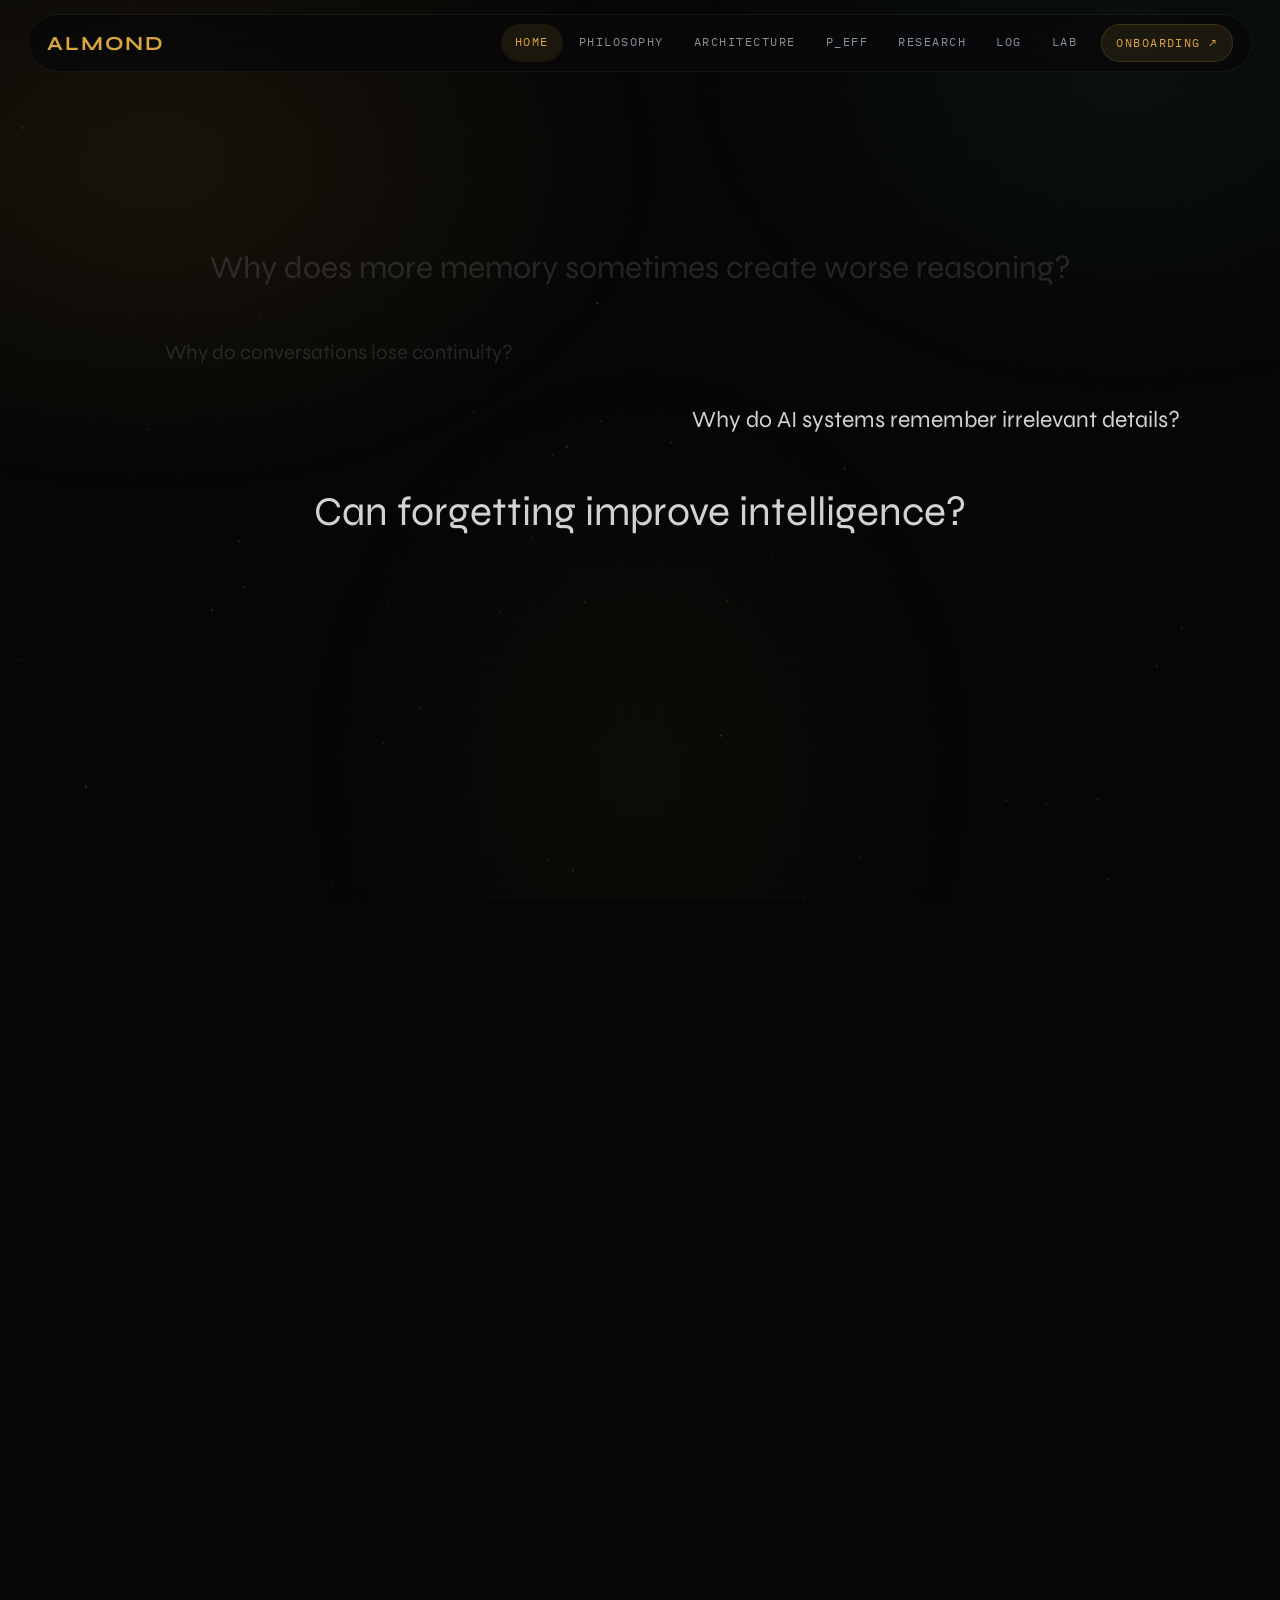
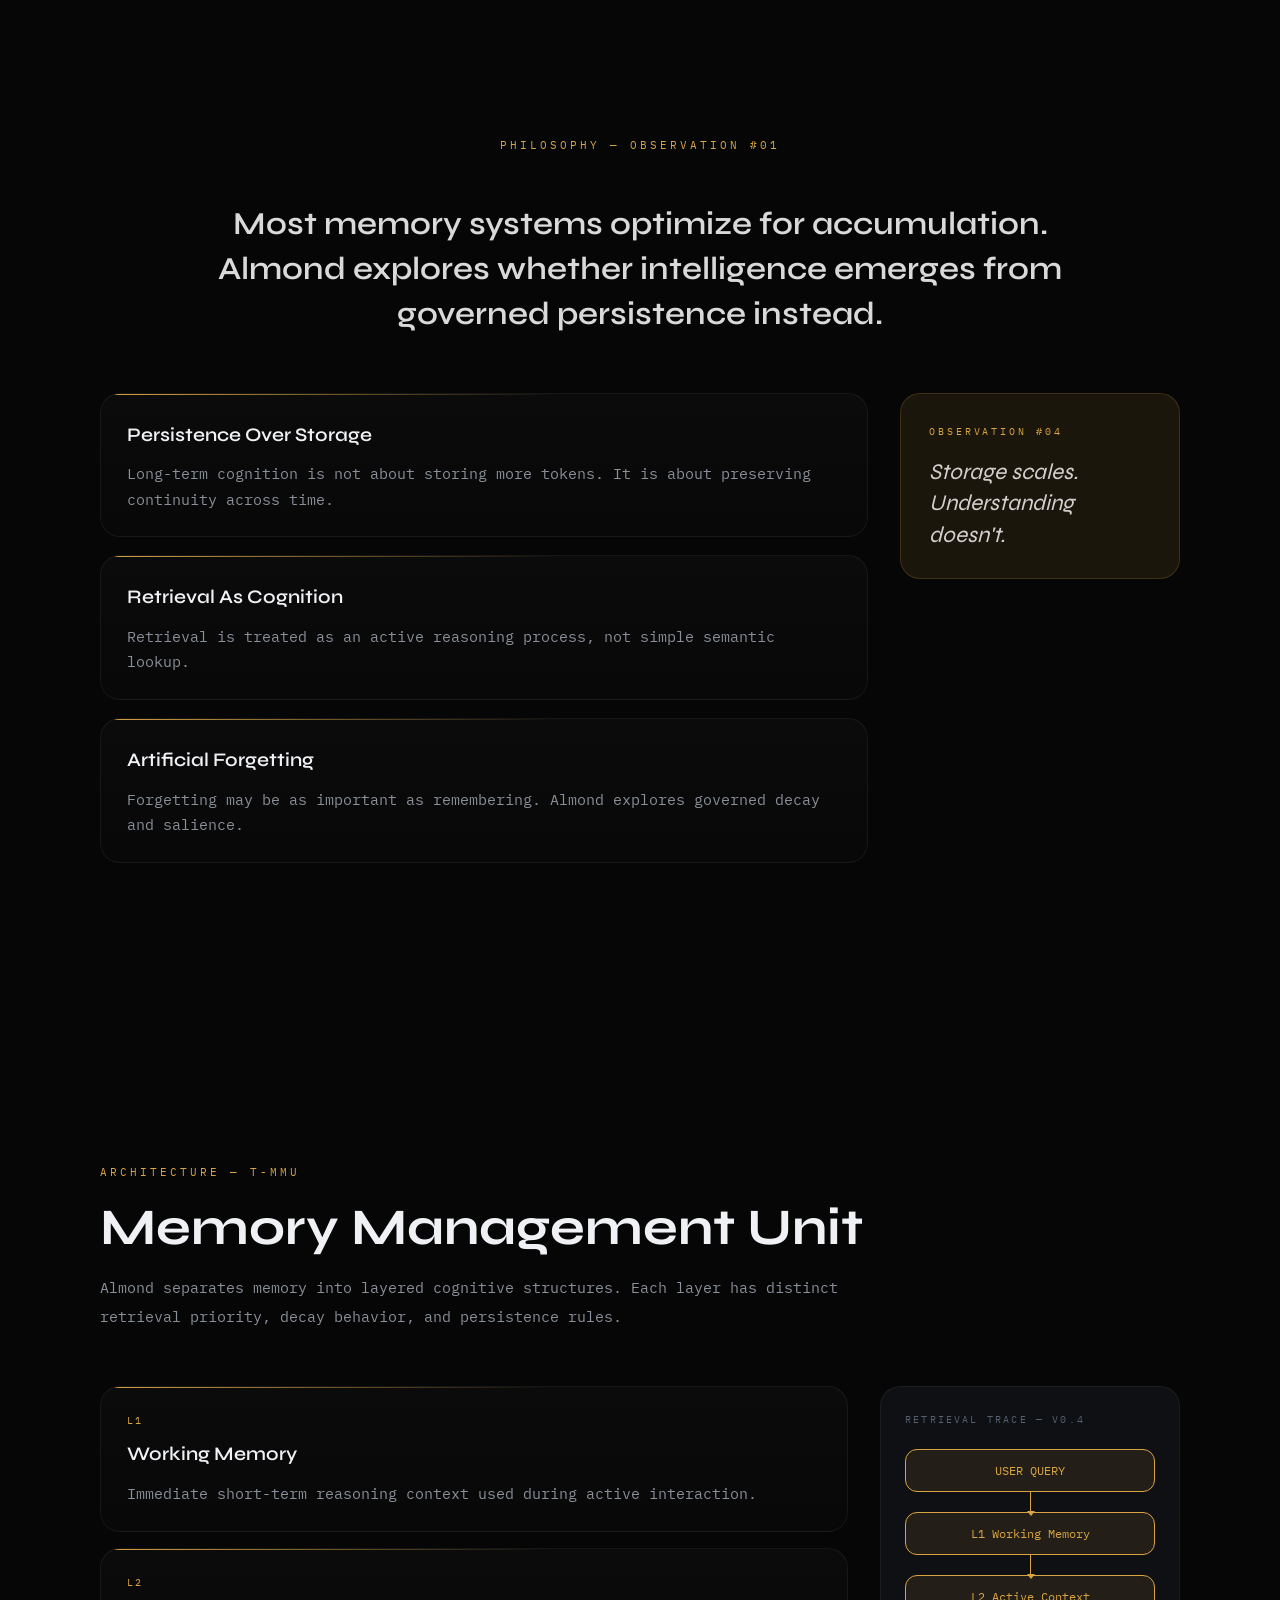
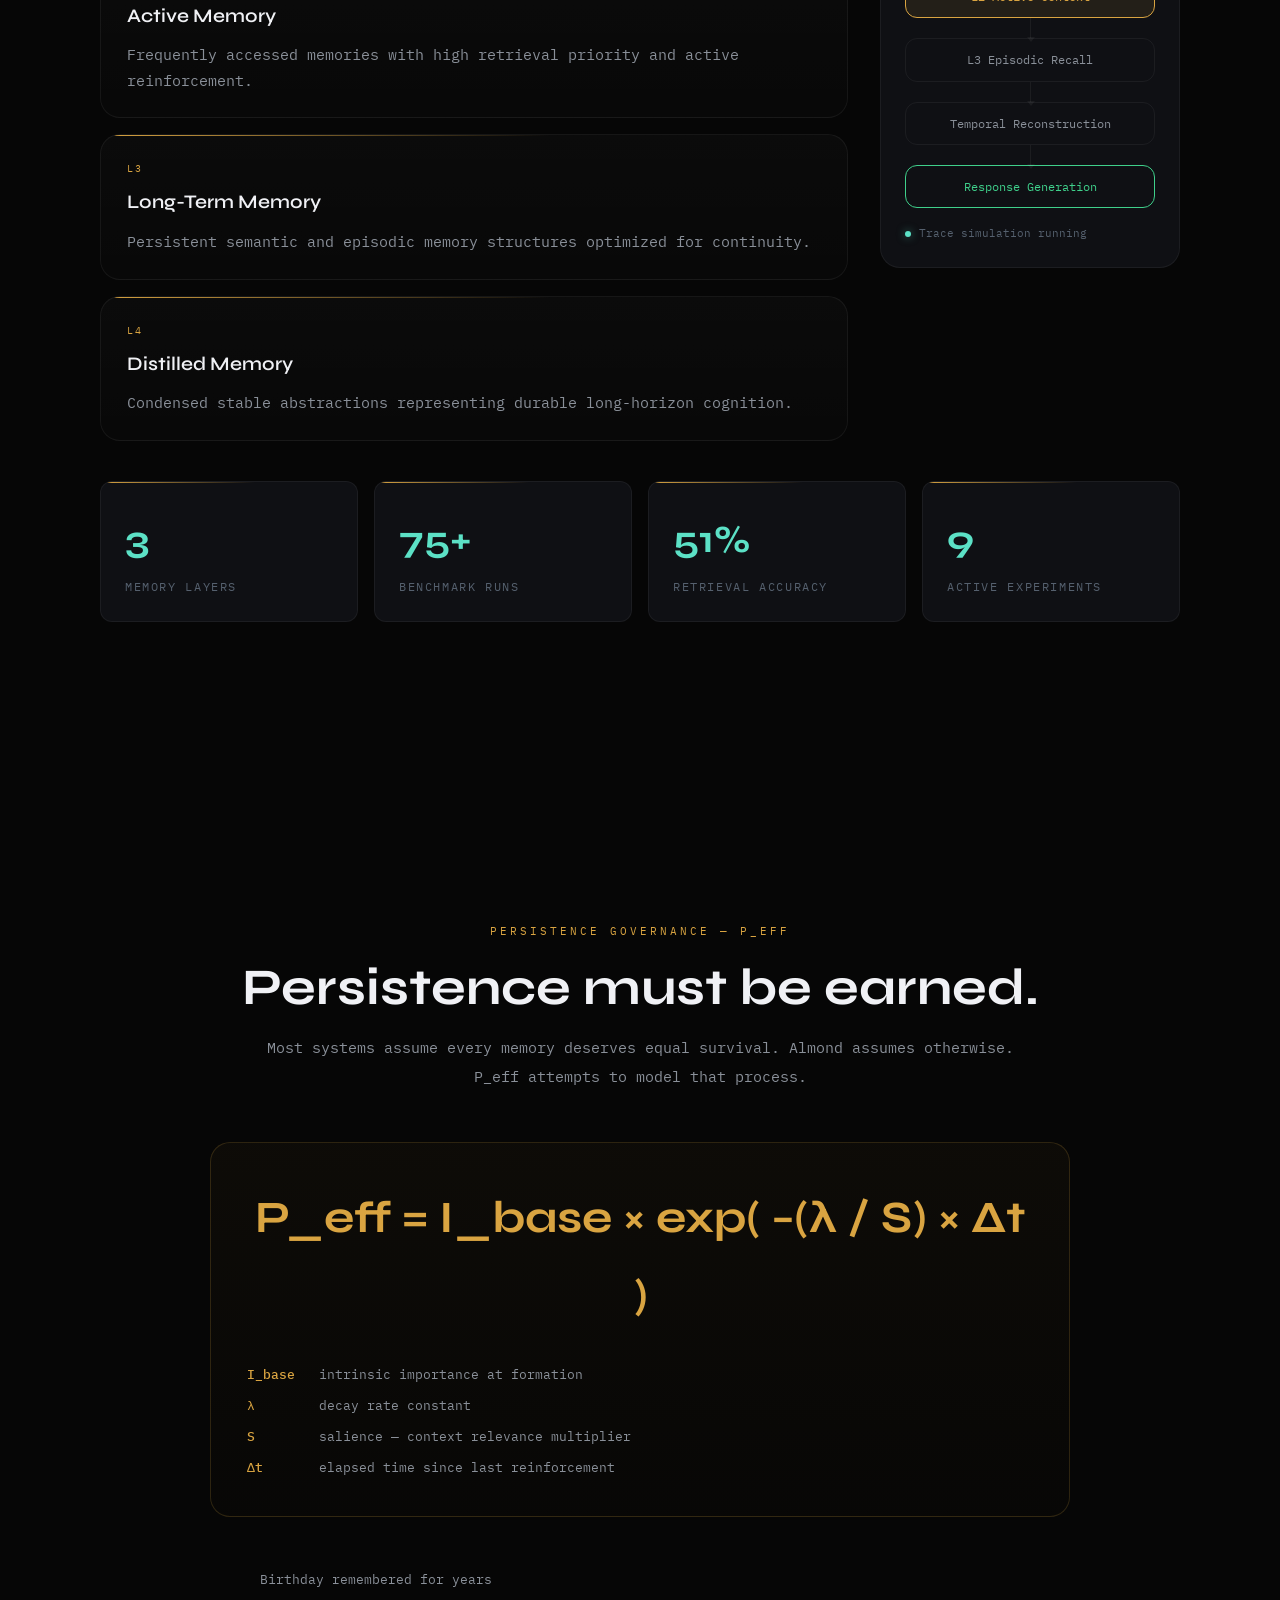
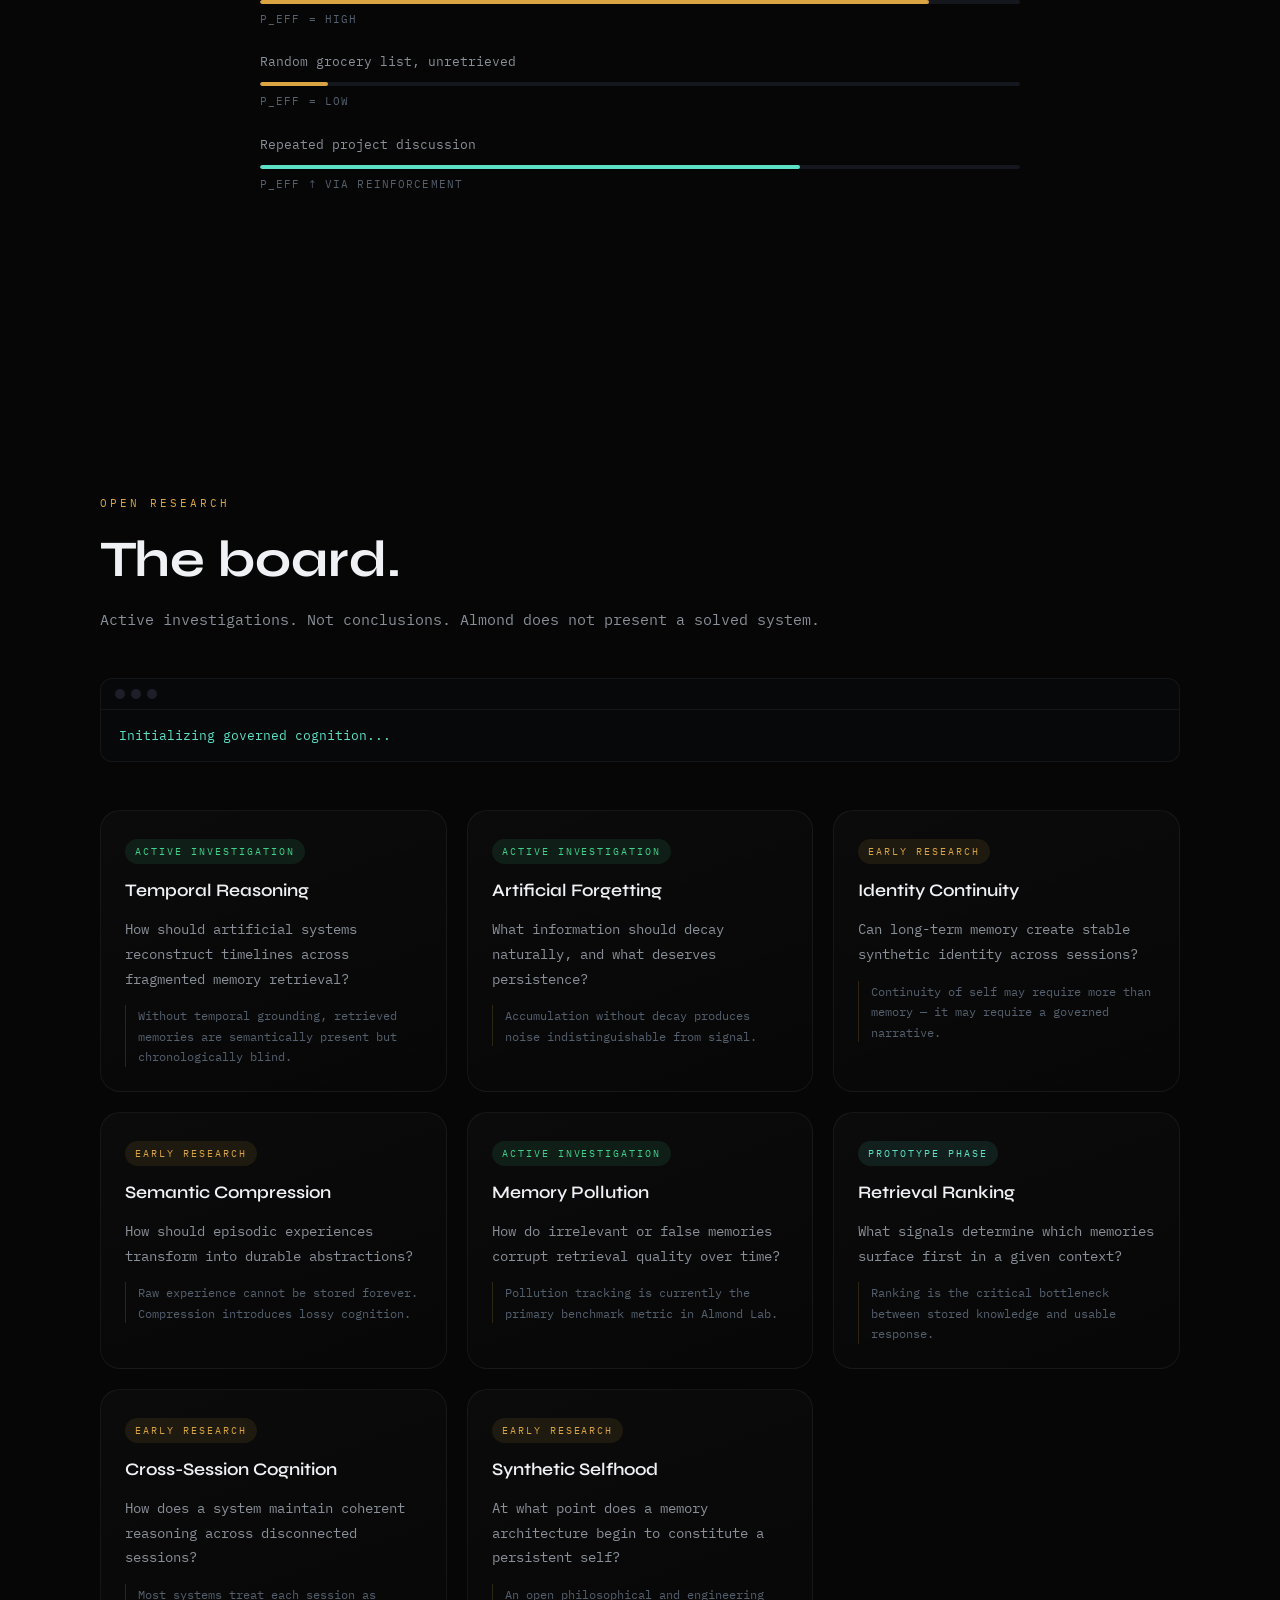
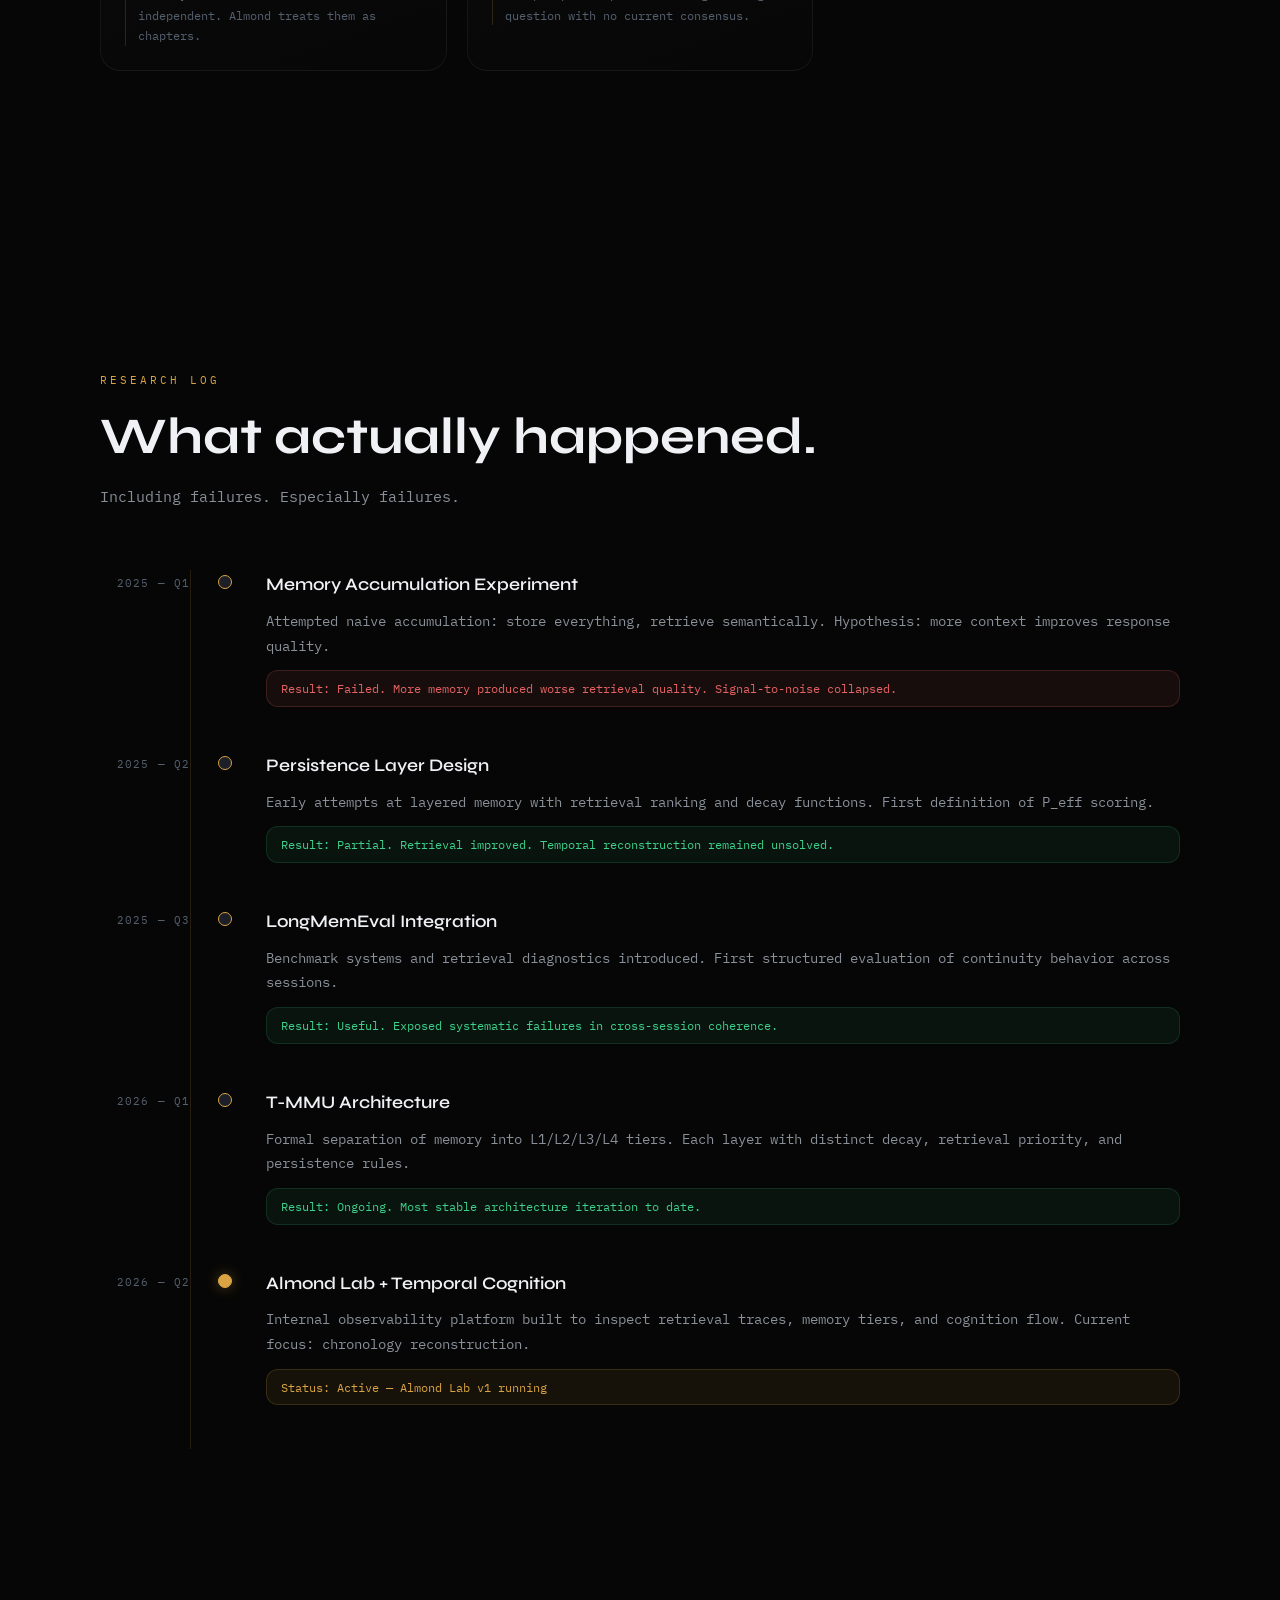
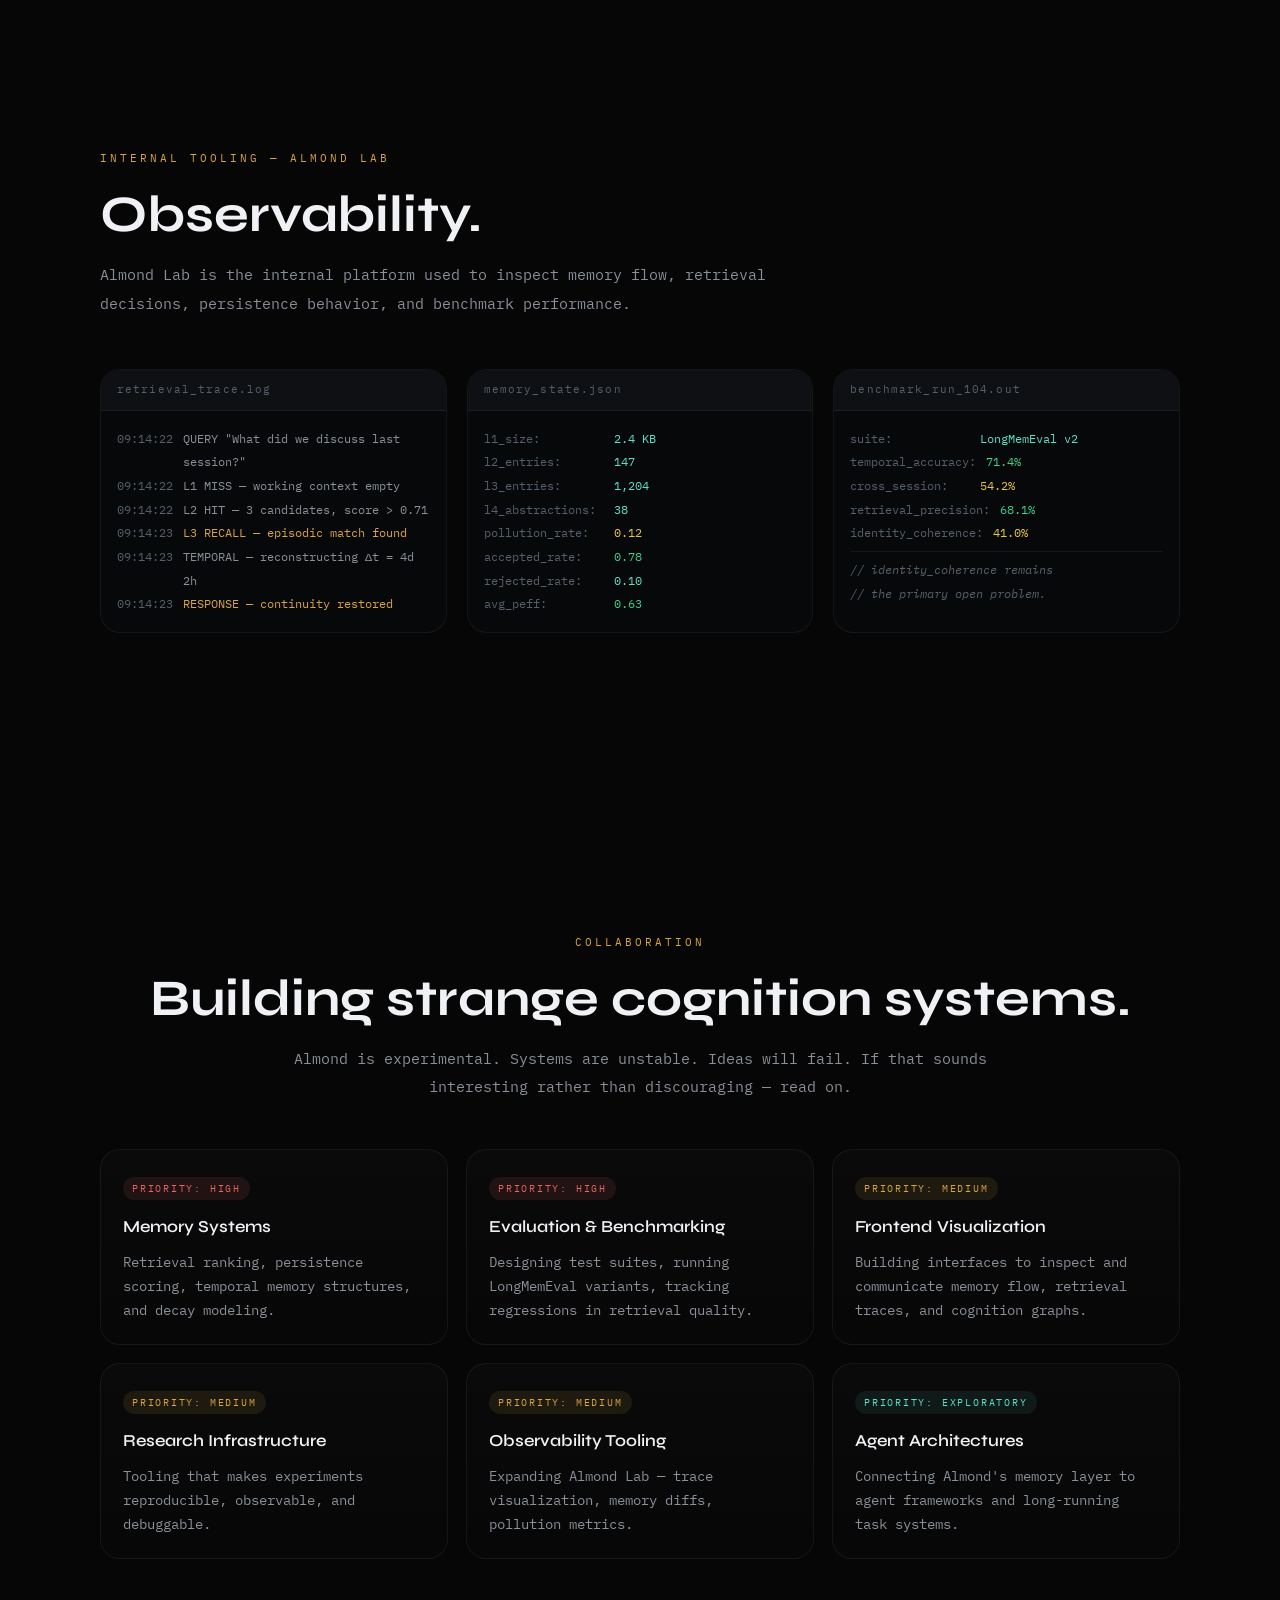
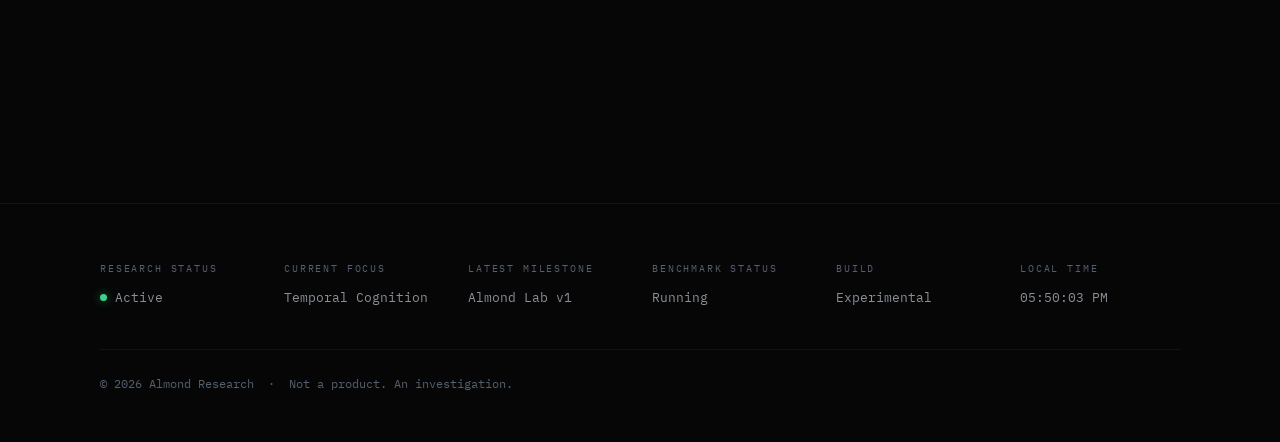
<file: index.html>
<!DOCTYPE html>
<html lang="en">
<head>
    <meta charset="UTF-8" />
    <meta name="viewport" content="width=device-width, initial-scale=1.0" />
    <title>Almond — Governed Memory Systems</title>
    <link rel="preconnect" href="https://fonts.googleapis.com">
    <link rel="preconnect" href="https://fonts.gstatic.com" crossorigin>
    <link href="https://fonts.googleapis.com/css2?family=Syne:wght@400;600;700;800&family=IBM+Plex+Mono:wght@300;400;500&display=swap" rel="stylesheet">
    <link rel="stylesheet" href="css/style.css">
</head>
<body>

    <div class="grid-overlay"></div>
    <canvas id="starfield"></canvas>
    <div id="scroll-progress"></div>

    <!-- NAVBAR -->
    <nav class="navbar">
        <div class="logo">ALMOND</div>
        <div class="nav-links">
            <a href="#home" class="active">Home</a>
            <a href="#philosophy">Philosophy</a>
            <a href="#architecture">Architecture</a>
            <a href="#formula">P_eff</a>
            <a href="#questions">Research</a>
            <a href="#journey">Log</a>
            <a href="#lab">Lab</a>
            
            <a href="onboarding.html" class="nav-onboard">Onboarding ↗</a>
        </div>
        <button class="nav-hamburger" id="hamburger" aria-label="Open menu">
            <span></span><span></span><span></span>
        </button>
    </nav>

    <!-- MOBILE MENU -->
    <div class="mobile-menu" id="mobile-menu">
        <button class="mobile-menu-close" id="mobile-menu-close" aria-label="Close menu">✕</button>
        <a href="#home" onclick="closeMobileMenu()">Home</a>
        <a href="#philosophy" onclick="closeMobileMenu()">Philosophy</a>
        <a href="#architecture" onclick="closeMobileMenu()">Architecture</a>
        <a href="#formula" onclick="closeMobileMenu()">P_eff</a>
        <a href="#questions" onclick="closeMobileMenu()">Research</a>
        <a href="#journey" onclick="closeMobileMenu()">Log</a>
        <a href="#lab" onclick="closeMobileMenu()">Lab</a>
        <a href="onboarding.html" class="active">Onboarding ↗</a>
    </div>

    <!-- HERO -->
    <section id="home" class="hero">
        <div class="hero-questions" id="hero-questions">
            <div class="hq hq-1">Why does more memory sometimes create worse reasoning?</div>
            <div class="hq hq-2">Why do conversations lose continuity?</div>
            <div class="hq hq-3">Why do AI systems remember irrelevant details?</div>
            <div class="hq hq-4">Can forgetting improve intelligence?</div>
            <div class="hq hq-5">At what point does memory become cognition?</div>
            <div class="hq hq-6">Can continuity exist without identity?</div>
        </div>

        <div class="hero-reveal" id="hero-reveal">
            <div class="section-label">Experiment #001 — Governed Artificial Cognition</div>
            <h1 class="hero-title">ALMOND</h1>
            <p class="hero-sub">Not a memory database.<br>A governed cognition experiment.</p>
            <div class="hero-quote-large">
                Memory is not storage.<br>Memory is continuity.
            </div>
            <div class="btn-group" id="hero-btns">
                <a href="#architecture" class="btn btn-primary">Explore Architecture</a>
                <a href="onboarding.html" class="btn">Join the Experiment</a>
            </div>
        </div>
    </section>

    <!-- PHILOSOPHY -->
    <section id="philosophy" class="fade-up layout-centered">
        <div class="section-label">Philosophy — Observation #01</div>
        <div class="manifesto-block">
            <p class="manifesto-main">Most memory systems optimize for accumulation.<br>Almond explores whether intelligence emerges from governed persistence instead.</p>
        </div>
        <div class="philosophy-split">
            <div class="philosophy-cards">
                <div class="card">
                    <h3>Persistence Over Storage</h3>
                    <p>Long-term cognition is not about storing more tokens. It is about preserving continuity across time.</p>
                </div>
                <div class="card">
                    <h3>Retrieval As Cognition</h3>
                    <p>Retrieval is treated as an active reasoning process, not simple semantic lookup.</p>
                </div>
                <div class="card">
                    <h3>Artificial Forgetting</h3>
                    <p>Forgetting may be as important as remembering. Almond explores governed decay and salience.</p>
                </div>
            </div>
            <div class="observation-note">
                <div class="note-label">OBSERVATION #04</div>
                <div class="note-body">Storage scales.<br>Understanding doesn't.</div>
            </div>
        </div>
    </section>

    <!-- ARCHITECTURE -->
    <section id="architecture" class="fade-up">
        <div class="section-label">Architecture — T-MMU</div>
        <h2 class="section-title">Memory Management Unit</h2>
        <p class="section-subtitle">
            Almond separates memory into layered cognitive structures. Each layer has distinct retrieval priority, decay behavior, and persistence rules.
        </p>

        <div class="arch-layout">
            <div class="arch-cards">
                <div class="card">
                    <span class="card-tag">L1</span>
                    <h3>Working Memory</h3>
                    <p>Immediate short-term reasoning context used during active interaction.</p>
                </div>
                <div class="card">
                    <span class="card-tag">L2</span>
                    <h3>Active Memory</h3>
                    <p>Frequently accessed memories with high retrieval priority and active reinforcement.</p>
                </div>
                <div class="card">
                    <span class="card-tag">L3</span>
                    <h3>Long-Term Memory</h3>
                    <p>Persistent semantic and episodic memory structures optimized for continuity.</p>
                </div>
                <div class="card">
                    <span class="card-tag">L4</span>
                    <h3>Distilled Memory</h3>
                    <p>Condensed stable abstractions representing durable long-horizon cognition.</p>
                </div>
            </div>

            <div class="retrieval-trace">
                <div class="trace-label">RETRIEVAL TRACE — v0.4</div>
                <div class="trace-flow">
                    <div class="trace-node active-node">USER QUERY</div>
                    <div class="trace-arrow" id="ta1"></div>
                    <div class="trace-node">L1 Working Memory</div>
                    <div class="trace-arrow" id="ta2"></div>
                    <div class="trace-node">L2 Active Context</div>
                    <div class="trace-arrow" id="ta3"></div>
                    <div class="trace-node">L3 Episodic Recall</div>
                    <div class="trace-arrow" id="ta4"></div>
                    <div class="trace-node">Temporal Reconstruction</div>
                    <div class="trace-arrow" id="ta5"></div>
                    <div class="trace-node result-node">Response Generation</div>
                </div>
                <div class="trace-status">
                    <span class="status-dot"></span>
                    Trace simulation running
                </div>
            </div>
        </div>

        <div class="metrics">
            <div class="metric-card">
                <div class="metric-value" data-count="4">0</div>
                <div class="metric-label">Memory Layers</div>
            </div>
            <div class="metric-card">
                <div class="metric-value" data-count="100" data-suffix="+">0</div>
                <div class="metric-label">Benchmark Runs</div>
            </div>
            <div class="metric-card">
                <div class="metric-value" data-count="68" data-suffix="%">0</div>
                <div class="metric-label">Retrieval Accuracy</div>
            </div>
            <div class="metric-card">
                <div class="metric-value" data-count="12">0</div>
                <div class="metric-label">Active Experiments</div>
            </div>
        </div>
    </section>

    <!-- P_EFF -->
    <section id="formula" class="fade-up layout-centered">
        <div class="section-label">Persistence Governance — P_eff</div>
        <h2 class="section-title">Persistence must be earned.</h2>
        <p class="section-subtitle">Most systems assume every memory deserves equal survival. Almond assumes otherwise. P_eff attempts to model that process.</p>

        <div class="formula-wrapper">
            <div class="formula">P_eff = I_base × exp( −(λ / S) × Δt )</div>
            <div class="formula-vars">
                <div class="fvar"><span>I_base</span> intrinsic importance at formation</div>
                <div class="fvar"><span>λ</span> decay rate constant</div>
                <div class="fvar"><span>S</span> salience — context relevance multiplier</div>
                <div class="fvar"><span>Δt</span> elapsed time since last reinforcement</div>
            </div>
        </div>

        <div class="peff-examples">
            <div class="peff-ex">
                <div class="peff-label">Birthday remembered for years</div>
                <div class="peff-bar"><div class="peff-fill" style="width:88%"></div></div>
                <div class="peff-score">P_eff = High</div>
            </div>
            <div class="peff-ex">
                <div class="peff-label">Random grocery list, unretrieved</div>
                <div class="peff-bar"><div class="peff-fill" style="width:9%"></div></div>
                <div class="peff-score">P_eff = Low</div>
            </div>
            <div class="peff-ex">
                <div class="peff-label">Repeated project discussion</div>
                <div class="peff-bar peff-bar--reinforced"><div class="peff-fill" style="width:71%"></div></div>
                <div class="peff-score">P_eff ↑ via reinforcement</div>
            </div>
        </div>
    </section>

    <!-- OPEN QUESTIONS / RESEARCH BOARD -->
    <section id="questions" class="fade-up">
        <div class="section-label">Open Research</div>
        <h2 class="section-title">The board.</h2>
        <p class="section-subtitle">Active investigations. Not conclusions. Almond does not present a solved system.</p>

        <div class="code-block">
            <div class="code-top-bar"><span></span><span></span><span></span></div>
            <div id="terminal-line">Initializing governed cognition...</div>
        </div>

        <div class="research-board">
            <div class="rcard">
                <div class="rcard-status status-active">Active Investigation</div>
                <h4>Temporal Reasoning</h4>
                <p>How should artificial systems reconstruct timelines across fragmented memory retrieval?</p>
                <div class="rcard-why">Without temporal grounding, retrieved memories are semantically present but chronologically blind.</div>
            </div>
            <div class="rcard">
                <div class="rcard-status status-active">Active Investigation</div>
                <h4>Artificial Forgetting</h4>
                <p>What information should decay naturally, and what deserves persistence?</p>
                <div class="rcard-why">Accumulation without decay produces noise indistinguishable from signal.</div>
            </div>
            <div class="rcard">
                <div class="rcard-status status-early">Early Research</div>
                <h4>Identity Continuity</h4>
                <p>Can long-term memory create stable synthetic identity across sessions?</p>
                <div class="rcard-why">Continuity of self may require more than memory — it may require a governed narrative.</div>
            </div>
            <div class="rcard">
                <div class="rcard-status status-early">Early Research</div>
                <h4>Semantic Compression</h4>
                <p>How should episodic experiences transform into durable abstractions?</p>
                <div class="rcard-why">Raw experience cannot be stored forever. Compression introduces lossy cognition.</div>
            </div>
            <div class="rcard">
                <div class="rcard-status status-active">Active Investigation</div>
                <h4>Memory Pollution</h4>
                <p>How do irrelevant or false memories corrupt retrieval quality over time?</p>
                <div class="rcard-why">Pollution tracking is currently the primary benchmark metric in Almond Lab.</div>
            </div>
            <div class="rcard">
                <div class="rcard-status status-proto">Prototype Phase</div>
                <h4>Retrieval Ranking</h4>
                <p>What signals determine which memories surface first in a given context?</p>
                <div class="rcard-why">Ranking is the critical bottleneck between stored knowledge and usable response.</div>
            </div>
            <div class="rcard">
                <div class="rcard-status status-early">Early Research</div>
                <h4>Cross-Session Cognition</h4>
                <p>How does a system maintain coherent reasoning across disconnected sessions?</p>
                <div class="rcard-why">Most systems treat each session as independent. Almond treats them as chapters.</div>
            </div>
            <div class="rcard">
                <div class="rcard-status status-early">Early Research</div>
                <h4>Synthetic Selfhood</h4>
                <p>At what point does a memory architecture begin to constitute a persistent self?</p>
                <div class="rcard-why">An open philosophical and engineering question with no current consensus.</div>
            </div>
        </div>
    </section>

    <!-- JOURNEY / LOG -->
    <section id="journey" class="fade-up">
        <div class="section-label">Research Log</div>
        <h2 class="section-title">What actually happened.</h2>
        <p class="section-subtitle">Including failures. Especially failures.</p>

        <div class="timeline">
            <div class="timeline-item">
                <div class="timeline-meta">2025 — Q1</div>
                <div class="timeline-dot"></div>
                <div class="timeline-content">
                    <h3>Memory Accumulation Experiment</h3>
                    <p>Attempted naive accumulation: store everything, retrieve semantically. Hypothesis: more context improves response quality.</p>
                    <div class="timeline-result result-fail">Result: Failed. More memory produced worse retrieval quality. Signal-to-noise collapsed.</div>
                </div>
            </div>
            <div class="timeline-item">
                <div class="timeline-meta">2025 — Q2</div>
                <div class="timeline-dot"></div>
                <div class="timeline-content">
                    <h3>Persistence Layer Design</h3>
                    <p>Early attempts at layered memory with retrieval ranking and decay functions. First definition of P_eff scoring.</p>
                    <div class="timeline-result result-ok">Result: Partial. Retrieval improved. Temporal reconstruction remained unsolved.</div>
                </div>
            </div>
            <div class="timeline-item">
                <div class="timeline-meta">2025 — Q3</div>
                <div class="timeline-dot"></div>
                <div class="timeline-content">
                    <h3>LongMemEval Integration</h3>
                    <p>Benchmark systems and retrieval diagnostics introduced. First structured evaluation of continuity behavior across sessions.</p>
                    <div class="timeline-result result-ok">Result: Useful. Exposed systematic failures in cross-session coherence.</div>
                </div>
            </div>
            <div class="timeline-item">
                <div class="timeline-meta">2026 — Q1</div>
                <div class="timeline-dot"></div>
                <div class="timeline-content">
                    <h3>T-MMU Architecture</h3>
                    <p>Formal separation of memory into L1/L2/L3/L4 tiers. Each layer with distinct decay, retrieval priority, and persistence rules.</p>
                    <div class="timeline-result result-ok">Result: Ongoing. Most stable architecture iteration to date.</div>
                </div>
            </div>
            <div class="timeline-item">
                <div class="timeline-meta">2026 — Q2</div>
                <div class="timeline-dot timeline-dot--active"></div>
                <div class="timeline-content">
                    <h3>Almond Lab + Temporal Cognition</h3>
                    <p>Internal observability platform built to inspect retrieval traces, memory tiers, and cognition flow. Current focus: chronology reconstruction.</p>
                    <div class="timeline-result result-current">Status: Active — Almond Lab v1 running</div>
                </div>
            </div>
        </div>
    </section>

    <!-- ALMOND LAB -->
    <section id="lab" class="fade-up">
        <div class="section-label">Internal Tooling — Almond Lab</div>
        <h2 class="section-title">Observability.</h2>
        <p class="section-subtitle">Almond Lab is the internal platform used to inspect memory flow, retrieval decisions, persistence behavior, and benchmark performance.</p>

        <div class="lab-grid">
            <div class="lab-panel">
                <div class="lab-panel-header">retrieval_trace.log</div>
                <div class="lab-panel-body lab-mono">
                    <div class="log-line"><span class="log-time">09:14:22</span> QUERY "What did we discuss last session?"</div>
                    <div class="log-line"><span class="log-time">09:14:22</span> L1 MISS — working context empty</div>
                    <div class="log-line"><span class="log-time">09:14:22</span> L2 HIT — 3 candidates, score &gt; 0.71</div>
                    <div class="log-line log-highlight"><span class="log-time">09:14:23</span> L3 RECALL — episodic match found</div>
                    <div class="log-line"><span class="log-time">09:14:23</span> TEMPORAL — reconstructing Δt = 4d 2h</div>
                    <div class="log-line log-highlight"><span class="log-time">09:14:23</span> RESPONSE — continuity restored</div>
                </div>
            </div>

            <div class="lab-panel">
                <div class="lab-panel-header">memory_state.json</div>
                <div class="lab-panel-body lab-mono">
                    <div class="log-line"><span class="log-key">l1_size:</span> <span class="log-val">2.4 KB</span></div>
                    <div class="log-line"><span class="log-key">l2_entries:</span> <span class="log-val">147</span></div>
                    <div class="log-line"><span class="log-key">l3_entries:</span> <span class="log-val">1,204</span></div>
                    <div class="log-line"><span class="log-key">l4_abstractions:</span> <span class="log-val">38</span></div>
                    <div class="log-line"><span class="log-key">pollution_rate:</span> <span class="log-val log-warn">0.12</span></div>
                    <div class="log-line"><span class="log-key">accepted_rate:</span> <span class="log-val log-ok">0.78</span></div>
                    <div class="log-line"><span class="log-key">rejected_rate:</span> <span class="log-val">0.10</span></div>
                    <div class="log-line"><span class="log-key">avg_peff:</span> <span class="log-val log-ok">0.63</span></div>
                </div>
            </div>

            <div class="lab-panel">
                <div class="lab-panel-header">benchmark_run_104.out</div>
                <div class="lab-panel-body lab-mono">
                    <div class="log-line"><span class="log-key">suite:</span> <span class="log-val">LongMemEval v2</span></div>
                    <div class="log-line"><span class="log-key">temporal_accuracy:</span> <span class="log-val log-ok">71.4%</span></div>
                    <div class="log-line"><span class="log-key">cross_session:</span> <span class="log-val log-warn">54.2%</span></div>
                    <div class="log-line"><span class="log-key">retrieval_precision:</span> <span class="log-val log-ok">68.1%</span></div>
                    <div class="log-line"><span class="log-key">identity_coherence:</span> <span class="log-val log-warn">41.0%</span></div>
                    <div class="log-line log-sep"></div>
                    <div class="log-line log-comment">// identity_coherence remains</div>
                    <div class="log-line log-comment">// the primary open problem.</div>
                </div>
            </div>
        </div>
    </section>

    <!-- ONBOARDING -->
    <section id="onboarding" class="fade-up layout-centered">
        <div class="section-label">Collaboration</div>
        <h2 class="section-title">Building strange cognition systems.</h2>
        <p class="section-subtitle">Almond is experimental. Systems are unstable. Ideas will fail. If that sounds interesting rather than discouraging — read on.</p>

        <div class="roles-grid">
            <div class="role-card">
                <div class="role-priority priority-high">Priority: High</div>
                <h4>Memory Systems</h4>
                <p>Retrieval ranking, persistence scoring, temporal memory structures, and decay modeling.</p>
            </div>
            <div class="role-card">
                <div class="role-priority priority-high">Priority: High</div>
                <h4>Evaluation & Benchmarking</h4>
                <p>Designing test suites, running LongMemEval variants, tracking regressions in retrieval quality.</p>
            </div>
            <div class="role-card">
                <div class="role-priority priority-med">Priority: Medium</div>
                <h4>Frontend Visualization</h4>
                <p>Building interfaces to inspect and communicate memory flow, retrieval traces, and cognition graphs.</p>
            </div>
            <div class="role-card">
                <div class="role-priority priority-med">Priority: Medium</div>
                <h4>Research Infrastructure</h4>
                <p>Tooling that makes experiments reproducible, observable, and debuggable.</p>
            </div>
            <div class="role-card">
                <div class="role-priority priority-med">Priority: Medium</div>
                <h4>Observability Tooling</h4>
                <p>Expanding Almond Lab — trace visualization, memory diffs, pollution metrics.</p>
            </div>
            <div class="role-card">
                <div class="role-priority priority-low">Priority: Exploratory</div>
                <h4>Agent Architectures</h4>
                <p>Connecting Almond's memory layer to agent frameworks and long-running task systems.</p>
            </div>
        </div>

        <div class="btn-group" style="justify-content:center; margin-top:56px;">
            <a href="onboarding.html" class="btn btn-primary">Enter Onboarding</a>
        </div>
    </section>

    <!-- FOOTER -->
    <footer>
        <div class="footer-status-grid">
            <div class="fstat">
                <div class="fstat-label">Research Status</div>
                <div class="fstat-value"><span class="pulse-dot"></span> Active</div>
            </div>
            <div class="fstat">
                <div class="fstat-label">Current Focus</div>
                <div class="fstat-value">Temporal Cognition</div>
            </div>
            <div class="fstat">
                <div class="fstat-label">Latest Milestone</div>
                <div class="fstat-value">Almond Lab v1</div>
            </div>
            <div class="fstat">
                <div class="fstat-label">Benchmark Status</div>
                <div class="fstat-value">Running</div>
            </div>
            <div class="fstat">
                <div class="fstat-label">Build</div>
                <div class="fstat-value">Experimental</div>
            </div>
            <div class="fstat">
                <div class="fstat-label">Local Time</div>
                <div class="fstat-value" id="live-clock">—</div>
            </div>
        </div>
        <div class="footer-bottom">
            © <span id="year"></span> Almond Research &nbsp;·&nbsp; Not a product. An investigation.
        </div>
    </footer>

    <script src="js/app.js"></script>
</body>
</html>
</file>
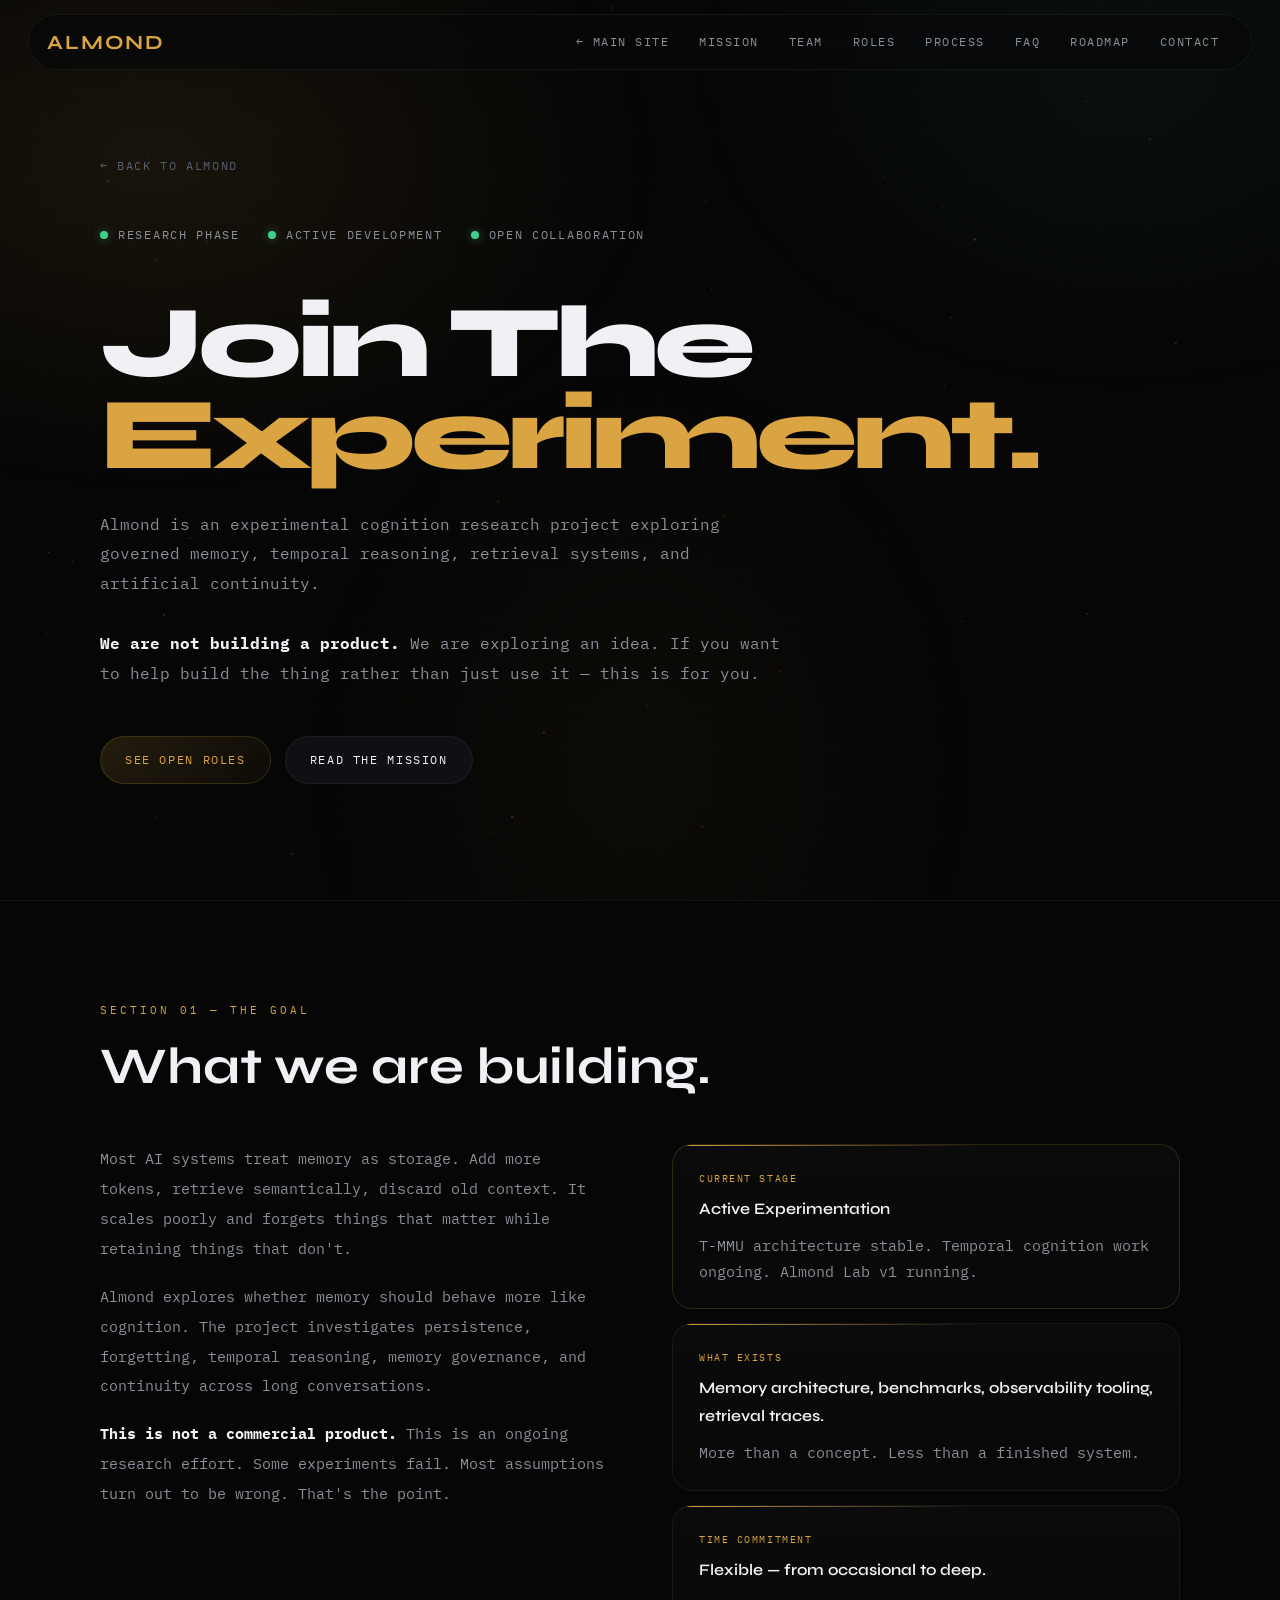
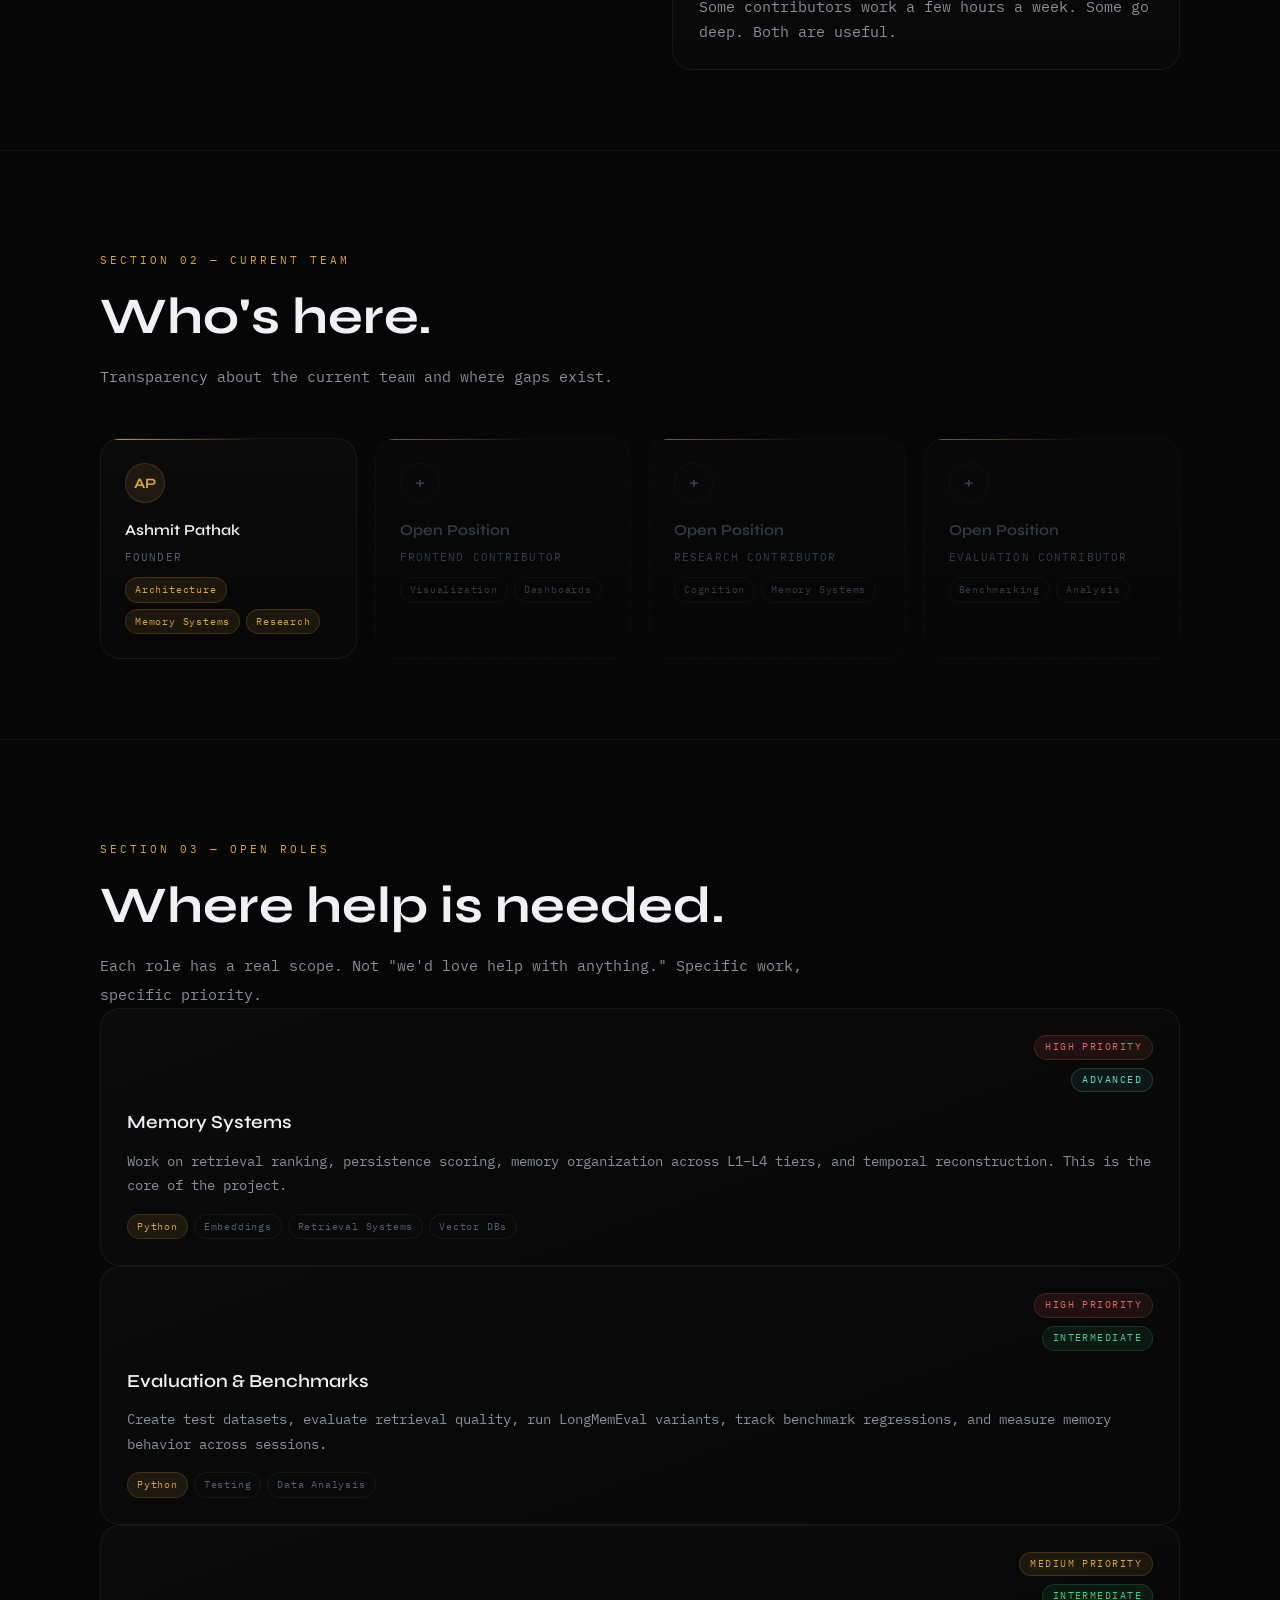
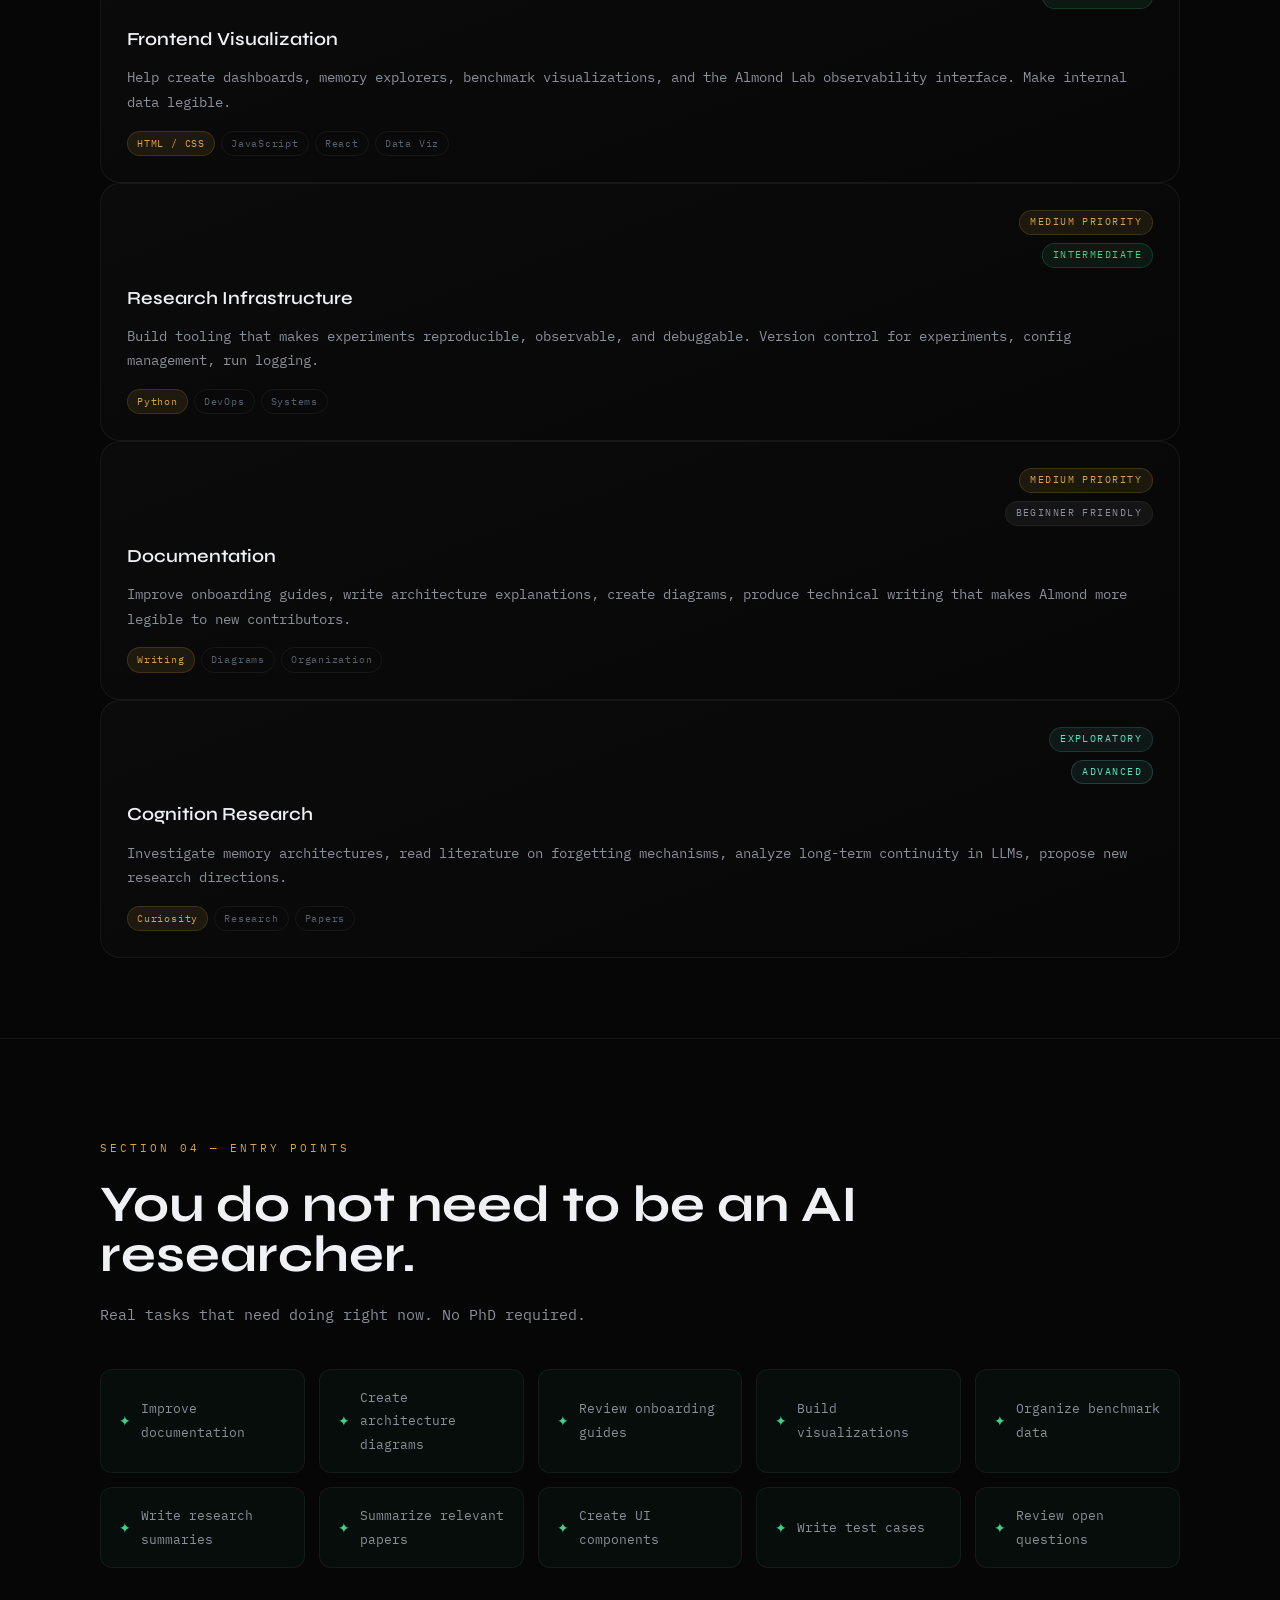
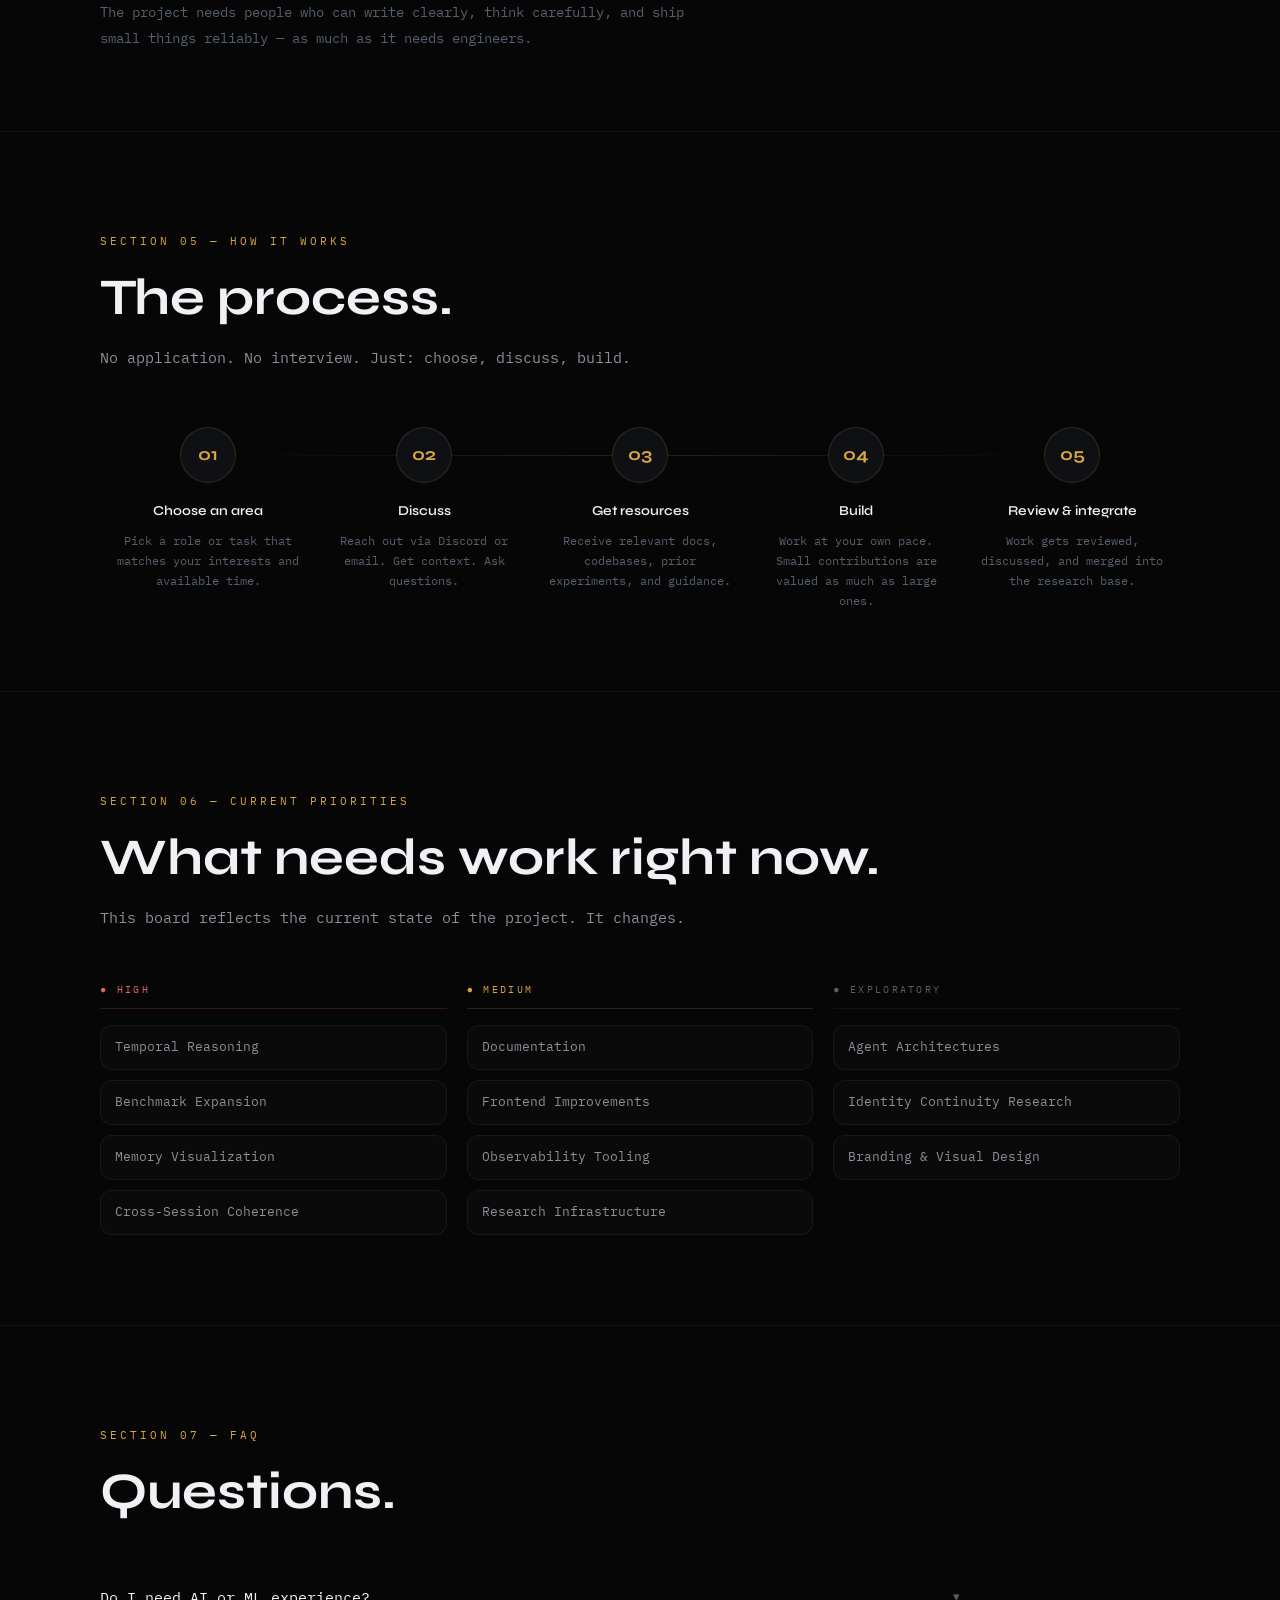
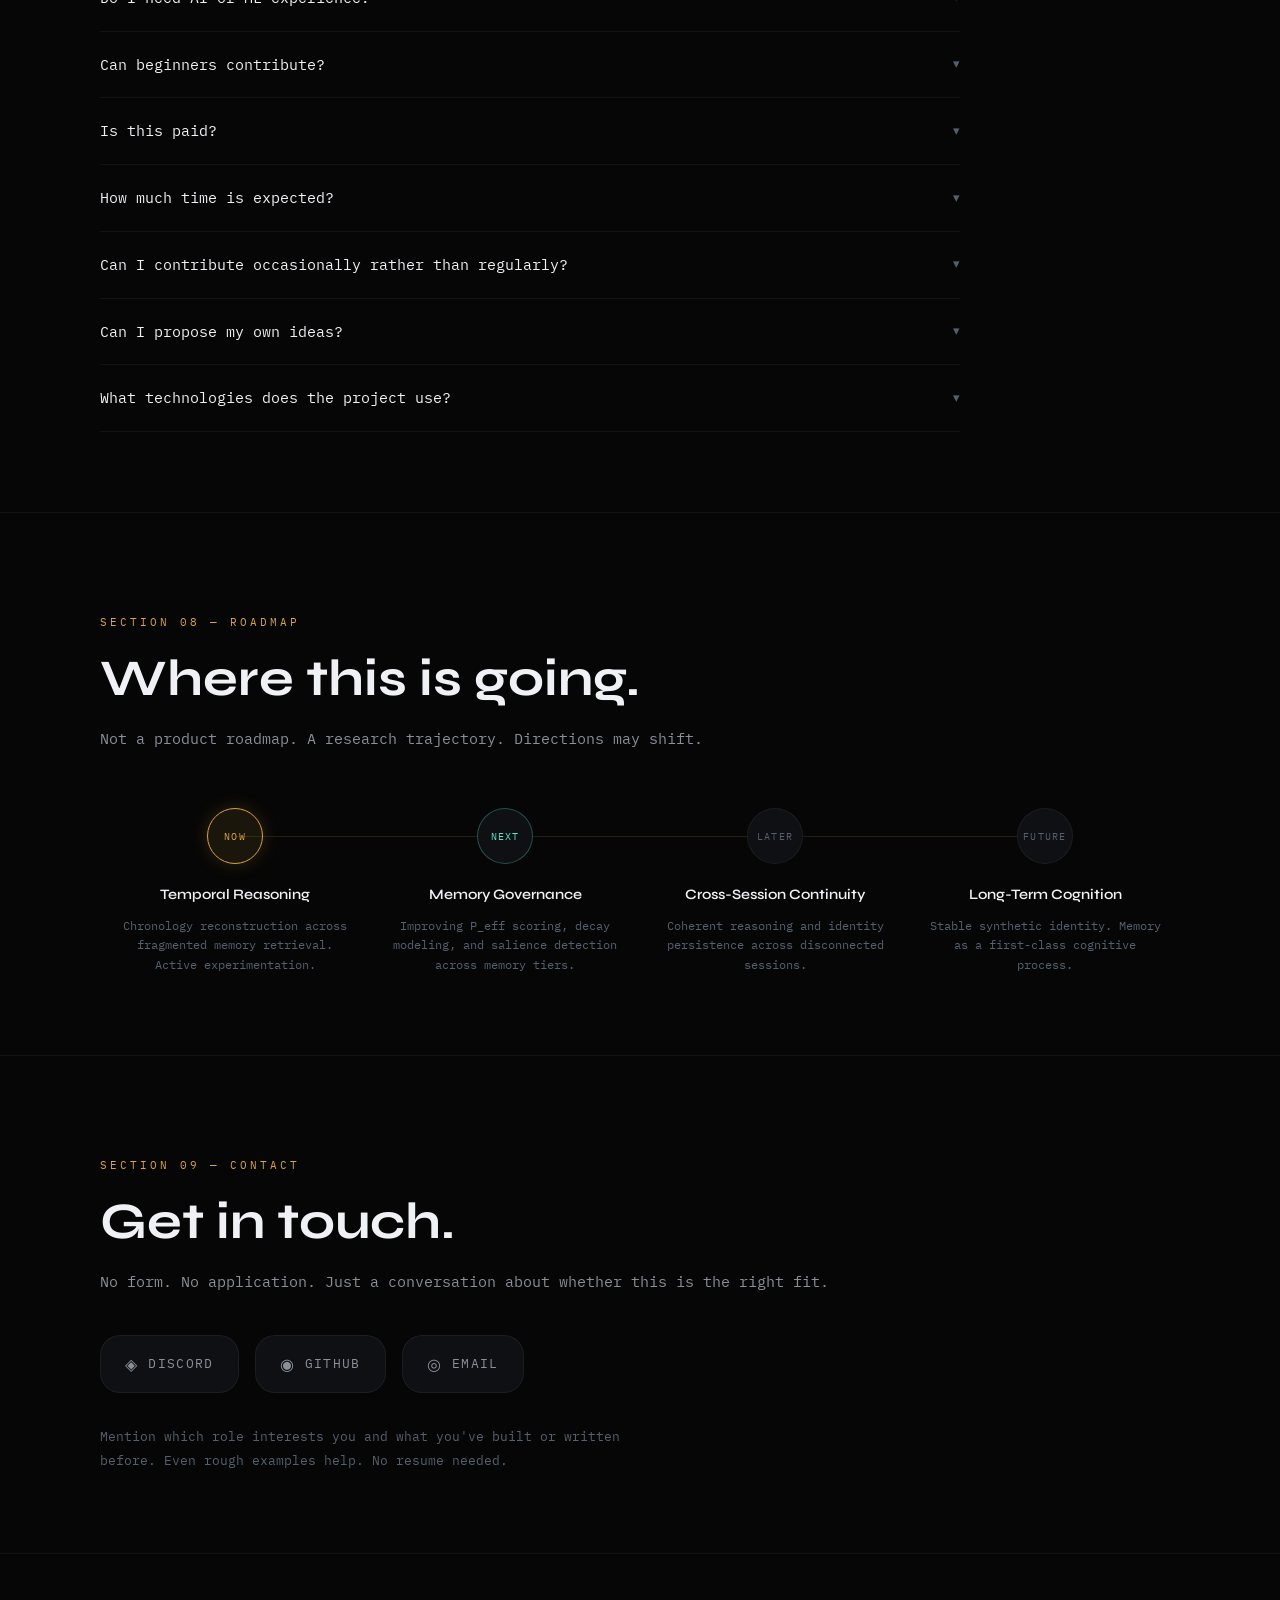
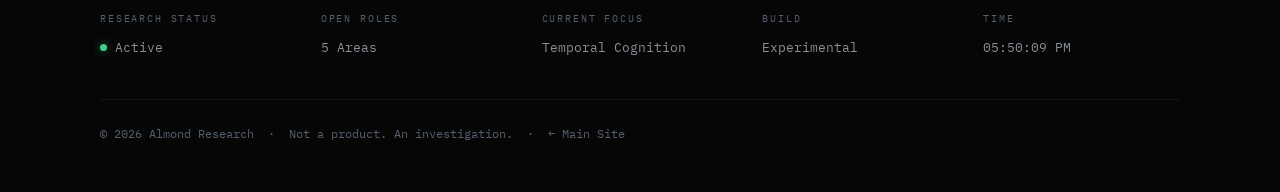
<file: onboarding.html>
<!DOCTYPE html>
<html lang="en">
<head>
    <meta charset="UTF-8" />
    <meta name="viewport" content="width=device-width, initial-scale=1.0" />
    <title>Join Almond — Governed Memory Research</title>
    <link rel="preconnect" href="https://fonts.googleapis.com">
    <link rel="preconnect" href="https://fonts.gstatic.com" crossorigin>
    <link href="https://fonts.googleapis.com/css2?family=Syne:wght@400;600;700;800&family=IBM+Plex+Mono:wght@300;400;500&display=swap" rel="stylesheet">
    <link rel="stylesheet" href="css/style.css">
</head>
<body class="ob-page">

    <div class="grid-overlay"></div>
    <canvas id="starfield"></canvas>
    <div id="scroll-progress"></div>

    <!-- NAVBAR -->
    <nav class="navbar">
        <a href="index.html" class="logo" style="text-decoration:none;">ALMOND</a>
        <div class="nav-links">
            <a href="index.html">← Main Site</a>
            <a href="#what" class="active">Mission</a>
            <a href="#team">Team</a>
            <a href="#roles">Roles</a>
            <a href="#process">Process</a>
            <a href="#faq">FAQ</a>
            <a href="#roadmap">Roadmap</a>
            <a href="#contact">Contact</a>
        </div>
        <button class="nav-hamburger" id="hamburger" aria-label="Open menu">
            <span></span><span></span><span></span>
        </button>
    </nav>

    <!-- MOBILE MENU -->
    <div class="mobile-menu" id="mobile-menu">
        <button class="mobile-menu-close" id="mobile-menu-close" aria-label="Close menu">✕</button>
        <a href="index.html" onclick="closeMobileMenu()">← Main Site</a>
        <a href="#what" onclick="closeMobileMenu()">Mission</a>
        <a href="#team" onclick="closeMobileMenu()">Team</a>
        <a href="#roles" onclick="closeMobileMenu()">Roles</a>
        <a href="#process" onclick="closeMobileMenu()">Process</a>
        <a href="#faq" onclick="closeMobileMenu()">FAQ</a>
        <a href="#roadmap" onclick="closeMobileMenu()">Roadmap</a>
        <a href="#contact" onclick="closeMobileMenu()">Contact</a>
    </div>

    <!-- HERO -->
    <div class="ob-hero fade-up">
        <a href="index.html" class="ob-back">← Back to Almond</a>

        <div class="ob-status-row">
            <div class="ob-status-item"><span class="sdot"></span>Research Phase</div>
            <div class="ob-status-item"><span class="sdot"></span>Active Development</div>
            <div class="ob-status-item"><span class="sdot"></span>Open Collaboration</div>
        </div>

        <h1 class="ob-title">Join The<br><span class="ob-accent">Experiment.</span></h1>

        <p class="ob-sub">
            Almond is an experimental cognition research project exploring governed memory, temporal reasoning, retrieval systems, and artificial continuity.
            <br><br>
            <strong>We are not building a product.</strong> We are exploring an idea. If you want to help build the thing rather than just use it — this is for you.
        </p>

        <div class="btn-group visible">
            <a href="#roles" class="btn btn-primary">See Open Roles</a>
            <a href="#what" class="btn">Read the Mission</a>
        </div>
    </div>

    <hr class="ob-divider">

    <!-- SECTION 1: WHAT WE ARE BUILDING -->
    <div id="what" class="ob-section fade-up">
        <div class="ob-section-inner">
            <div class="section-label">Section 01 — The Goal</div>
            <h2 class="section-title">What we are building.</h2>

            <div class="ob-goal-split">
                <div>
                    <p class="ob-goal-p">
                        Most AI systems treat memory as storage. Add more tokens, retrieve semantically, discard old context. It scales poorly and forgets things that matter while retaining things that don't.
                    </p>
                    <p class="ob-goal-p">
                        Almond explores whether memory should behave more like cognition. The project investigates persistence, forgetting, temporal reasoning, memory governance, and continuity across long conversations.
                    </p>
                    <p class="ob-goal-p">
                        <strong style="color:var(--text);">This is not a commercial product.</strong> This is an ongoing research effort. Some experiments fail. Most assumptions turn out to be wrong. That's the point.
                    </p>
                </div>
                <div class="ob-goal-cards">
                    <div class="card" style="border-color:var(--border-amber);">
                        <span class="card-tag">Current Stage</span>
                        <h3 style="font-size:1rem;">Active Experimentation</h3>
                        <p>T-MMU architecture stable. Temporal cognition work ongoing. Almond Lab v1 running.</p>
                    </div>
                    <div class="card">
                        <span class="card-tag">What exists</span>
                        <h3 style="font-size:1rem;">Memory architecture, benchmarks, observability tooling, retrieval traces.</h3>
                        <p>More than a concept. Less than a finished system.</p>
                    </div>
                    <div class="card">
                        <span class="card-tag">Time commitment</span>
                        <h3 style="font-size:1rem;">Flexible — from occasional to deep.</h3>
                        <p>Some contributors work a few hours a week. Some go deep. Both are useful.</p>
                    </div>
                </div>
            </div>
        </div>
    </div>

    <hr class="ob-divider">

    <!-- SECTION 2: TEAM -->
    <div id="team" class="ob-section fade-up">
        <div class="ob-section-inner">
            <div class="section-label">Section 02 — Current Team</div>
            <h2 class="section-title">Who's here.</h2>
            <p class="section-subtitle">Transparency about the current team and where gaps exist.</p>

            <div class="team-grid">
                <div class="team-card">
                    <div class="team-avatar">AP</div>
                    <div class="team-name">Ashmit Pathak</div>
                    <div class="team-role-label">Founder</div>
                    <div class="team-focus">
                        <span class="tag tag-amber">Architecture</span>
                        <span class="tag tag-amber">Memory Systems</span>
                        <span class="tag tag-amber">Research</span>
                    </div>
                </div>
                <div class="team-card team-open">
                    <div class="team-avatar open-avatar">+</div>
                    <div class="team-name" style="color:var(--text-3);">Open Position</div>
                    <div class="team-role-label">Frontend Contributor</div>
                    <div class="team-focus">
                        <span class="tag">Visualization</span>
                        <span class="tag">Dashboards</span>
                    </div>
                </div>
                <div class="team-card team-open">
                    <div class="team-avatar open-avatar">+</div>
                    <div class="team-name" style="color:var(--text-3);">Open Position</div>
                    <div class="team-role-label">Research Contributor</div>
                    <div class="team-focus">
                        <span class="tag">Cognition</span>
                        <span class="tag">Memory Systems</span>
                    </div>
                </div>
                <div class="team-card team-open">
                    <div class="team-avatar open-avatar">+</div>
                    <div class="team-name" style="color:var(--text-3);">Open Position</div>
                    <div class="team-role-label">Evaluation Contributor</div>
                    <div class="team-focus">
                        <span class="tag">Benchmarking</span>
                        <span class="tag">Analysis</span>
                    </div>
                </div>
            </div>
        </div>
    </div>

    <hr class="ob-divider">

    <!-- SECTION 3: OPEN ROLES -->
    <div id="roles" class="ob-section fade-up">
        <div class="ob-section-inner">
            <div class="section-label">Section 03 — Open Roles</div>
            <h2 class="section-title">Where help is needed.</h2>
            <p class="section-subtitle">Each role has a real scope. Not "we'd love help with anything." Specific work, specific priority.</p>

            <div class="ob-roles-grid">

                <div class="ob-role-card">
                    <div class="ob-role-meta">
                        <span class="ob-badge badge-high">High Priority</span>
                        <span class="ob-badge badge-adv">Advanced</span>
                    </div>
                    <h4>Memory Systems</h4>
                    <p>Work on retrieval ranking, persistence scoring, memory organization across L1–L4 tiers, and temporal reconstruction. This is the core of the project.</p>
                    <div class="ob-role-skills">
                        <span class="tag tag-amber">Python</span>
                        <span class="tag">Embeddings</span>
                        <span class="tag">Retrieval Systems</span>
                        <span class="tag">Vector DBs</span>
                    </div>
                </div>

                <div class="ob-role-card">
                    <div class="ob-role-meta">
                        <span class="ob-badge badge-high">High Priority</span>
                        <span class="ob-badge badge-int">Intermediate</span>
                    </div>
                    <h4>Evaluation & Benchmarks</h4>
                    <p>Create test datasets, evaluate retrieval quality, run LongMemEval variants, track benchmark regressions, and measure memory behavior across sessions.</p>
                    <div class="ob-role-skills">
                        <span class="tag tag-amber">Python</span>
                        <span class="tag">Testing</span>
                        <span class="tag">Data Analysis</span>
                    </div>
                </div>

                <div class="ob-role-card">
                    <div class="ob-role-meta">
                        <span class="ob-badge badge-med">Medium Priority</span>
                        <span class="ob-badge badge-int">Intermediate</span>
                    </div>
                    <h4>Frontend Visualization</h4>
                    <p>Help create dashboards, memory explorers, benchmark visualizations, and the Almond Lab observability interface. Make internal data legible.</p>
                    <div class="ob-role-skills">
                        <span class="tag tag-amber">HTML / CSS</span>
                        <span class="tag">JavaScript</span>
                        <span class="tag">React</span>
                        <span class="tag">Data Viz</span>
                    </div>
                </div>

                <div class="ob-role-card">
                    <div class="ob-role-meta">
                        <span class="ob-badge badge-med">Medium Priority</span>
                        <span class="ob-badge badge-int">Intermediate</span>
                    </div>
                    <h4>Research Infrastructure</h4>
                    <p>Build tooling that makes experiments reproducible, observable, and debuggable. Version control for experiments, config management, run logging.</p>
                    <div class="ob-role-skills">
                        <span class="tag tag-amber">Python</span>
                        <span class="tag">DevOps</span>
                        <span class="tag">Systems</span>
                    </div>
                </div>

                <div class="ob-role-card">
                    <div class="ob-role-meta">
                        <span class="ob-badge badge-med">Medium Priority</span>
                        <span class="ob-badge badge-beg">Beginner Friendly</span>
                    </div>
                    <h4>Documentation</h4>
                    <p>Improve onboarding guides, write architecture explanations, create diagrams, produce technical writing that makes Almond more legible to new contributors.</p>
                    <div class="ob-role-skills">
                        <span class="tag tag-amber">Writing</span>
                        <span class="tag">Diagrams</span>
                        <span class="tag">Organization</span>
                    </div>
                </div>

                <div class="ob-role-card">
                    <div class="ob-role-meta">
                        <span class="ob-badge badge-low">Exploratory</span>
                        <span class="ob-badge badge-adv">Advanced</span>
                    </div>
                    <h4>Cognition Research</h4>
                    <p>Investigate memory architectures, read literature on forgetting mechanisms, analyze long-term continuity in LLMs, propose new research directions.</p>
                    <div class="ob-role-skills">
                        <span class="tag tag-amber">Curiosity</span>
                        <span class="tag">Research</span>
                        <span class="tag">Papers</span>
                    </div>
                </div>

            </div>
        </div>
    </div>

    <hr class="ob-divider">

    <!-- SECTION 4: BEGINNER TASKS -->
    <div id="beginner" class="ob-section fade-up">
        <div class="ob-section-inner">
            <div class="section-label">Section 04 — Entry Points</div>
            <h2 class="section-title">You do not need to be an AI researcher.</h2>
            <p class="section-subtitle">Real tasks that need doing right now. No PhD required.</p>

            <div class="beginner-grid">
                <div class="beginner-item"><span class="beginner-icon">✦</span>Improve documentation</div>
                <div class="beginner-item"><span class="beginner-icon">✦</span>Create architecture diagrams</div>
                <div class="beginner-item"><span class="beginner-icon">✦</span>Review onboarding guides</div>
                <div class="beginner-item"><span class="beginner-icon">✦</span>Build visualizations</div>
                <div class="beginner-item"><span class="beginner-icon">✦</span>Organize benchmark data</div>
                <div class="beginner-item"><span class="beginner-icon">✦</span>Write research summaries</div>
                <div class="beginner-item"><span class="beginner-icon">✦</span>Summarize relevant papers</div>
                <div class="beginner-item"><span class="beginner-icon">✦</span>Create UI components</div>
                <div class="beginner-item"><span class="beginner-icon">✦</span>Write test cases</div>
                <div class="beginner-item"><span class="beginner-icon">✦</span>Review open questions</div>
            </div>

            <p style="margin-top:32px; font-size:0.86rem; color:var(--text-3); max-width:600px; line-height:1.85;">
                The project needs people who can write clearly, think carefully, and ship small things reliably — as much as it needs engineers.
            </p>
        </div>
    </div>

    <hr class="ob-divider">

    <!-- SECTION 5: HOW WORK HAPPENS -->
    <div id="process" class="ob-section fade-up">
        <div class="ob-section-inner">
            <div class="section-label">Section 05 — How It Works</div>
            <h2 class="section-title">The process.</h2>
            <p class="section-subtitle">No application. No interview. Just: choose, discuss, build.</p>

            <div class="process-steps">
                <div class="process-step">
                    <div class="step-num">01</div>
                    <div class="step-title">Choose an area</div>
                    <div class="step-desc">Pick a role or task that matches your interests and available time.</div>
                </div>
                <div class="process-step">
                    <div class="step-num">02</div>
                    <div class="step-title">Discuss</div>
                    <div class="step-desc">Reach out via Discord or email. Get context. Ask questions.</div>
                </div>
                <div class="process-step">
                    <div class="step-num">03</div>
                    <div class="step-title">Get resources</div>
                    <div class="step-desc">Receive relevant docs, codebases, prior experiments, and guidance.</div>
                </div>
                <div class="process-step">
                    <div class="step-num">04</div>
                    <div class="step-title">Build</div>
                    <div class="step-desc">Work at your own pace. Small contributions are valued as much as large ones.</div>
                </div>
                <div class="process-step">
                    <div class="step-num">05</div>
                    <div class="step-title">Review & integrate</div>
                    <div class="step-desc">Work gets reviewed, discussed, and merged into the research base.</div>
                </div>
            </div>
        </div>
    </div>

    <hr class="ob-divider">

    <!-- SECTION 6: PRIORITIES BOARD -->
    <div id="priorities" class="ob-section fade-up">
        <div class="ob-section-inner">
            <div class="section-label">Section 06 — Current Priorities</div>
            <h2 class="section-title">What needs work right now.</h2>
            <p class="section-subtitle">This board reflects the current state of the project. It changes.</p>

            <div class="priorities-board">
                <div>
                    <div class="priority-col-header ph-high">● High</div>
                    <div class="priority-item">Temporal Reasoning</div>
                    <div class="priority-item">Benchmark Expansion</div>
                    <div class="priority-item">Memory Visualization</div>
                    <div class="priority-item">Cross-Session Coherence</div>
                </div>
                <div>
                    <div class="priority-col-header ph-med">● Medium</div>
                    <div class="priority-item">Documentation</div>
                    <div class="priority-item">Frontend Improvements</div>
                    <div class="priority-item">Observability Tooling</div>
                    <div class="priority-item">Research Infrastructure</div>
                </div>
                <div>
                    <div class="priority-col-header ph-low">● Exploratory</div>
                    <div class="priority-item">Agent Architectures</div>
                    <div class="priority-item">Identity Continuity Research</div>
                    <div class="priority-item">Branding & Visual Design</div>
                </div>
            </div>
        </div>
    </div>

    <hr class="ob-divider">

    <!-- SECTION 7: FAQ -->
    <div id="faq" class="ob-section fade-up">
        <div class="ob-section-inner">
            <div class="section-label">Section 07 — FAQ</div>
            <h2 class="section-title">Questions.</h2>

            <div class="faq-list">
                <div class="faq-item">
                    <div class="faq-q">
                        <span class="faq-q-text">Do I need AI or ML experience?</span>
                        <span class="faq-arrow">▾</span>
                    </div>
                    <div class="faq-a">No. Some roles require it — memory systems, retrieval engineering. Others don't — documentation, frontend, research summaries. Read the role descriptions carefully. If you're unsure, ask.</div>
                </div>
                <div class="faq-item">
                    <div class="faq-q">
                        <span class="faq-q-text">Can beginners contribute?</span>
                        <span class="faq-arrow">▾</span>
                    </div>
                    <div class="faq-a">Yes. The beginner-friendly tasks section lists real work that needs doing right now and doesn't require deep technical expertise. Starting small is fine — most contributors do.</div>
                </div>
                <div class="faq-item">
                    <div class="faq-q">
                        <span class="faq-q-text">Is this paid?</span>
                        <span class="faq-arrow">▾</span>
                    </div>
                    <div class="faq-a">No. Almond is a research project, not a company. There is no funding, no salary, no equity. Contributors work because they find the problem interesting.</div>
                </div>
                <div class="faq-item">
                    <div class="faq-q">
                        <span class="faq-q-text">How much time is expected?</span>
                        <span class="faq-arrow">▾</span>
                    </div>
                    <div class="faq-a">Whatever you have. Some contributors ship one thing a month. Some work weekly. There are no minimums. The project moves at the speed of interest, not obligation.</div>
                </div>
                <div class="faq-item">
                    <div class="faq-q">
                        <span class="faq-q-text">Can I contribute occasionally rather than regularly?</span>
                        <span class="faq-arrow">▾</span>
                    </div>
                    <div class="faq-a">Yes. A well-scoped one-time contribution is genuinely useful. You don't need to commit to an ongoing role.</div>
                </div>
                <div class="faq-item">
                    <div class="faq-q">
                        <span class="faq-q-text">Can I propose my own ideas?</span>
                        <span class="faq-arrow">▾</span>
                    </div>
                    <div class="faq-a">Yes, and encouraged. The project benefits from people who see problems the current team hasn't noticed. Bring ideas. The worst outcome is a conversation.</div>
                </div>
                <div class="faq-item">
                    <div class="faq-q">
                        <span class="faq-q-text">What technologies does the project use?</span>
                        <span class="faq-arrow">▾</span>
                    </div>
                    <div class="faq-a">Python for the core architecture and benchmarking. JavaScript / HTML / CSS for the frontend and Almond Lab. Vector databases for memory storage. LLM APIs for evaluation. Specifics are discussed during onboarding.</div>
                </div>
            </div>
        </div>
    </div>

    <hr class="ob-divider">

    <!-- SECTION 8: ROADMAP -->
    <div id="roadmap" class="ob-section fade-up">
        <div class="ob-section-inner">
            <div class="section-label">Section 08 — Roadmap</div>
            <h2 class="section-title">Where this is going.</h2>
            <p class="section-subtitle">Not a product roadmap. A research trajectory. Directions may shift.</p>

            <div class="roadmap">
                <div class="roadmap-step">
                    <div class="roadmap-dot rm-now">Now</div>
                    <div class="roadmap-title">Temporal Reasoning</div>
                    <div class="roadmap-desc">Chronology reconstruction across fragmented memory retrieval. Active experimentation.</div>
                </div>
                <div class="roadmap-step">
                    <div class="roadmap-dot rm-next">Next</div>
                    <div class="roadmap-title">Memory Governance</div>
                    <div class="roadmap-desc">Improving P_eff scoring, decay modeling, and salience detection across memory tiers.</div>
                </div>
                <div class="roadmap-step">
                    <div class="roadmap-dot">Later</div>
                    <div class="roadmap-title">Cross-Session Continuity</div>
                    <div class="roadmap-desc">Coherent reasoning and identity persistence across disconnected sessions.</div>
                </div>
                <div class="roadmap-step">
                    <div class="roadmap-dot">Future</div>
                    <div class="roadmap-title">Long-Term Cognition</div>
                    <div class="roadmap-desc">Stable synthetic identity. Memory as a first-class cognitive process.</div>
                </div>
            </div>
        </div>
    </div>

    <hr class="ob-divider">

    <!-- SECTION 9: CONTACT -->
    <div id="contact" class="ob-section fade-up">
        <div class="ob-section-inner">
            <div class="section-label">Section 09 — Contact</div>
            <h2 class="section-title">Get in touch.</h2>
            <p class="section-subtitle">No form. No application. Just a conversation about whether this is the right fit.</p>

            <div class="contact-links">
                <a href="https://discord.gg/uZydtyJzQh" class="contact-link">
                    <span class="contact-link-icon">◈</span>
                    Discord
                </a>
                <a href="https://github.com/Ashmit-Pathak018" class="contact-link">
                    <span class="contact-link-icon">◉</span>
                    GitHub
                </a>
                <a href="mailto:pathakasmit34@gmail.com" class="contact-link">
                    <span class="contact-link-icon">◎</span>
                    Email
                </a>
            </div>

            <p style="margin-top:32px; font-size:0.8rem; color:var(--text-3); max-width:560px; line-height:1.85;">
                Mention which role interests you and what you've built or written before. Even rough examples help. No resume needed.
            </p>
        </div>
    </div>

    <!-- FOOTER -->
    <footer style="max-width:1500px; margin:0 auto;">
        <div class="footer-status-grid">
            <div class="fstat">
                <div class="fstat-label">Research Status</div>
                <div class="fstat-value"><span class="pulse-dot"></span> Active</div>
            </div>
            <div class="fstat">
                <div class="fstat-label">Open Roles</div>
                <div class="fstat-value">5 Areas</div>
            </div>
            <div class="fstat">
                <div class="fstat-label">Current Focus</div>
                <div class="fstat-value">Temporal Cognition</div>
            </div>
            <div class="fstat">
                <div class="fstat-label">Build</div>
                <div class="fstat-value">Experimental</div>
            </div>
            <div class="fstat">
                <div class="fstat-label">Time</div>
                <div class="fstat-value" id="live-clock">—</div>
            </div>
        </div>
        <div class="footer-bottom">
            © <span id="year"></span> Almond Research &nbsp;·&nbsp; Not a product. An investigation. &nbsp;·&nbsp; <a href="index.html" style="color:var(--text-3);text-decoration:none;">← Main Site</a>
        </div>
    </footer>

    <script src="js/app.js"></script>
    <script>
        // FAQ accordion
        document.querySelectorAll('.faq-q').forEach(q => {
            q.addEventListener('click', () => {
                const item = q.closest('.faq-item');
                const wasOpen = item.classList.contains('open');
                document.querySelectorAll('.faq-item').forEach(i => i.classList.remove('open'));
                if (!wasOpen) item.classList.add('open');
            });
        });
    </script>
</body>
</html>
</file>
<file: css/style.css>
@import url('https://fonts.googleapis.com/css2?family=Syne:wght@400;600;700;800&family=IBM+Plex+Mono:wght@300;400;500&display=swap');

/* === ROOT === */
:root {
    --bg: #060606;
    --surface: #0F1014;
    --surface-2: #15171E;
    --surface-3: #1C1F28;

    --amber: #D9A441;
    --amber-soft: rgba(217,164,65,0.10);
    --amber-dim: rgba(217,164,65,0.20);
    --amber-glow: rgba(217,164,65,0.22);

    --mint: #5CE1C6;
    --green: #3FD08B;
    --red: #E46363;
    --yellow: #E8C547;

    --text: #F0F1F5;
    --text-2: #8A9099;
    --text-3: #55606E;

    --border: rgba(255,255,255,0.055);
    --border-amber: rgba(217,164,65,0.18);

    --radius: 20px;
    --radius-sm: 12px;

    --display: 'Syne', sans-serif;
    --mono: 'IBM Plex Mono', monospace;
}

/* === RESET === */
*, *::before, *::after { margin: 0; padding: 0; box-sizing: border-box; }
html { scroll-behavior: smooth; }
body {
    background: var(--bg);
    color: var(--text);
    font-family: var(--mono);
    overflow-x: hidden;
    line-height: 1.75;
}

/* === BACKGROUND === */
body::before {
    content: "";
    position: fixed;
    inset: 0;
    background:
        radial-gradient(ellipse at 12% 18%, rgba(217,164,65,0.09), transparent 32%),
        radial-gradient(ellipse at 88% 8%, rgba(92,225,198,0.05), transparent 28%),
        radial-gradient(ellipse at 50% 85%, rgba(217,164,65,0.04), transparent 38%);
    pointer-events: none;
    z-index: -3;
}

.grid-overlay {
    position: fixed;
    inset: 0;
    background-image:
        linear-gradient(rgba(255,255,255,0.018) 1px, transparent 1px),
        linear-gradient(90deg, rgba(255,255,255,0.018) 1px, transparent 1px);
    background-size: 44px 44px;
    opacity: 0.4;
    z-index: -2;
    pointer-events: none;
}

#starfield {
    position: fixed;
    inset: 0;
    z-index: -1;
    opacity: 0.3;
    pointer-events: none;
}

/* === SCROLLBAR === */
::-webkit-scrollbar { width: 6px; }
::-webkit-scrollbar-track { background: transparent; }
::-webkit-scrollbar-thumb { background: rgba(217,164,65,0.22); border-radius: 999px; }

/* === SCROLL PROGRESS === */
#scroll-progress {
    position: fixed;
    top: 0; left: 0;
    width: 0%;
    height: 1px;
    background: var(--amber);
    z-index: 9999;
    opacity: 0.7;
}

/* === NAVBAR === */
.navbar {
    position: fixed;
    top: 14px;
    left: 50%;
    transform: translateX(-50%);
    width: calc(100% - 56px);
    max-width: 1400px;
    padding: 9px 18px;
    display: flex;
    justify-content: space-between;
    align-items: center;
    background: rgba(8,8,10,0.78);
    border: 1px solid var(--border);
    border-radius: 999px;
    backdrop-filter: blur(20px);
    z-index: 999;
}

.logo {
    font-family: var(--display);
    font-size: 1.25rem;
    font-weight: 700;
    color: var(--amber);
    letter-spacing: 0.1em;
}

.nav-links { display: flex; gap: 2px; }

.nav-links a {
    text-decoration: none;
    color: var(--text-2);
    padding: 8px 14px;
    border-radius: 999px;
    font-size: 0.72rem;
    text-transform: uppercase;
    letter-spacing: 0.13em;
    transition: all 0.2s ease;
}

.nav-links a:hover,
.nav-links a.active {
    background: var(--amber-soft);
    color: var(--amber);
}

/* === SECTIONS === */
section {
    padding: 160px 100px 140px;
    position: relative;
    max-width: 1500px;
    margin: 0 auto;
}

.layout-centered { text-align: center; }
.layout-centered .section-subtitle { margin: 0 auto; }

.section-label {
    color: var(--amber);
    font-size: 0.67rem;
    text-transform: uppercase;
    letter-spacing: 0.28em;
    margin-bottom: 22px;
}

.section-title {
    font-family: var(--display);
    font-size: clamp(2rem, 4vw, 4.2rem);
    line-height: 0.98;
    margin-bottom: 20px;
    font-weight: 700;
}

.section-subtitle {
    max-width: 760px;
    color: var(--text-2);
    font-size: 0.96rem;
    line-height: 1.85;
}

/* === HERO === */
.hero {
    min-height: 100vh;
    display: flex;
    flex-direction: column;
    justify-content: center;
    padding-top: 100px;
}

.hero-questions {
    position: relative;
    min-height: 80vh;
    display: flex;
    flex-direction: column;
    justify-content: center;
    gap: 0;
}

.hq {
    font-family: var(--display);
    color: rgba(255,255,255,0.08);
    line-height: 1.25;
    opacity: 0;
    transition: color 1.2s ease, opacity 0.8s ease;
    position: relative;
}

.hq.visible { opacity: 1; }

/* scattered layout — each line has its own positioning character */
.hq-1 { font-size: clamp(1.6rem, 2.5vw, 2.8rem); text-align: center; margin: 0 auto 52px; max-width: 900px; }
.hq-2 { font-size: clamp(1rem, 1.6vw, 1.7rem); text-align: left; margin-left: 6%; margin-bottom: 40px; max-width: 600px; color: rgba(255,255,255,0.05); }
.hq-3 { font-size: clamp(1.1rem, 1.8vw, 1.9rem); text-align: right; margin-left: auto; margin-bottom: 52px; max-width: 680px; }
.hq-4 { font-size: clamp(2rem, 3.2vw, 3.6rem); text-align: center; margin: 0 auto 44px; max-width: 1000px; }
.hq-5 { font-size: clamp(0.9rem, 1.4vw, 1.5rem); text-align: left; margin-left: 14%; margin-bottom: 36px; max-width: 520px; color: rgba(255,255,255,0.05); }
.hq-6 { font-size: clamp(1.3rem, 2vw, 2.2rem); text-align: right; margin-left: auto; max-width: 720px; }

.hq.lit { color: rgba(255,255,255,0.82); }
.hq.dim { color: rgba(255,255,255,0.12); }

.hero-reveal {
    padding-top: 80px;
    padding-bottom: 60px;
    opacity: 0;
    transform: translateY(18px);
    transition: opacity 1s ease, transform 1s ease;
}

.hero-reveal.visible { opacity: 1; transform: translateY(0); }

.hero-title {
    font-family: var(--display);
    font-size: clamp(4.5rem, 10vw, 9rem);
    line-height: 0.85;
    letter-spacing: -0.06em;
    font-weight: 800;
    color: var(--amber);
    margin-bottom: 20px;
}

.hero-sub {
    font-size: 1rem;
    color: var(--text-2);
    margin-bottom: 48px;
    line-height: 1.9;
}

.hero-quote-large {
    font-family: var(--display);
    font-size: clamp(1.8rem, 3.5vw, 3.8rem);
    line-height: 1.2;
    color: rgba(255,255,255,0.88);
    font-weight: 600;
    max-width: 900px;
    margin-bottom: 42px;
}

.btn-group {
    display: flex;
    gap: 14px;
    flex-wrap: wrap;
    opacity: 0;
    transition: opacity 0.8s ease 0.4s;
}

.btn-group.visible { opacity: 1; }

.btn {
    text-decoration: none;
    padding: 12px 24px;
    border-radius: 999px;
    border: 1px solid var(--border);
    color: var(--text);
    background: var(--surface);
    transition: transform 0.2s ease, border-color 0.2s ease;
    font-size: 0.78rem;
    letter-spacing: 0.13em;
    text-transform: uppercase;
    font-family: var(--mono);
}

.btn:hover { transform: translateY(-2px); border-color: var(--border-amber); }

.btn-primary {
    background: linear-gradient(135deg, rgba(217,164,65,0.14), rgba(217,164,65,0.04));
    border-color: var(--border-amber);
    color: var(--amber);
}

/* === PHILOSOPHY === */
.manifesto-block {
    margin: 48px 0 56px;
}

.manifesto-main {
    font-family: var(--display);
    font-size: clamp(1.4rem, 2.5vw, 2.4rem);
    line-height: 1.4;
    color: rgba(255,255,255,0.85);
    max-width: 920px;
    margin: 0 auto;
    font-weight: 600;
}

.philosophy-split {
    display: grid;
    grid-template-columns: 1fr 280px;
    gap: 32px;
    margin-top: 40px;
    align-items: start;
    text-align: left;
}

.philosophy-cards { display: flex; flex-direction: column; gap: 18px; }

.observation-note {
    border: 1px solid var(--border-amber);
    border-radius: var(--radius);
    padding: 28px;
    background: var(--amber-soft);
    position: sticky;
    top: 100px;
}

.note-label {
    font-size: 0.65rem;
    letter-spacing: 0.28em;
    color: var(--amber);
    text-transform: uppercase;
    margin-bottom: 16px;
}

.note-body {
    font-family: var(--display);
    font-size: 1.4rem;
    line-height: 1.4;
    color: rgba(255,255,255,0.8);
    font-style: italic;
}

/* === CARDS === */
.card {
    position: relative;
    padding: 24px 26px;
    border-radius: var(--radius);
    border: 1px solid var(--border);
    background: linear-gradient(180deg, rgba(255,255,255,0.025), rgba(255,255,255,0.01));
    transition: transform 0.25s ease, border-color 0.25s ease;
    overflow: hidden;
}

.card::before {
    content: "";
    position: absolute;
    top: 0; left: 0;
    width: 100%; height: 1px;
    background: linear-gradient(90deg, var(--amber), transparent 60%);
}

.card:hover {
    transform: translateY(-4px);
    border-color: var(--border-amber);
}

.card-tag {
    font-size: 0.65rem;
    letter-spacing: 0.15em;
    color: var(--amber);
    text-transform: uppercase;
    display: block;
    margin-bottom: 8px;
}

.card h3 {
    font-family: var(--display);
    margin-bottom: 10px;
    font-size: 1.2rem;
    font-weight: 600;
}

.card p { color: var(--text-2); font-size: 0.91rem; }

/* === ARCHITECTURE === */
.arch-layout {
    display: grid;
    grid-template-columns: 1fr 300px;
    gap: 32px;
    margin-top: 56px;
    align-items: start;
}

.arch-cards { display: flex; flex-direction: column; gap: 16px; }

/* Retrieval Trace */
.retrieval-trace {
    border: 1px solid var(--border);
    border-radius: var(--radius);
    padding: 24px;
    background: var(--surface);
    position: sticky;
    top: 100px;
}

.trace-label {
    font-size: 0.62rem;
    letter-spacing: 0.22em;
    color: var(--text-3);
    text-transform: uppercase;
    margin-bottom: 20px;
}

.trace-flow {
    display: flex;
    flex-direction: column;
    align-items: stretch;
    gap: 0;
}

.trace-node {
    padding: 10px 14px;
    border-radius: var(--radius-sm);
    border: 1px solid var(--border);
    font-size: 0.76rem;
    color: var(--text-2);
    text-align: center;
    transition: border-color 0.3s ease, color 0.3s ease;
}

.trace-node.trace-lit {
    border-color: var(--amber);
    color: var(--amber);
    background: var(--amber-soft);
}

.active-node { border-color: var(--mint); color: var(--mint); }
.result-node { border-color: var(--green); color: var(--green); }

.trace-arrow {
    width: 1px;
    height: 20px;
    background: var(--border);
    margin: 0 auto;
    position: relative;
    transition: background 0.3s ease;
}

.trace-arrow.arrow-lit { background: var(--amber); }

.trace-arrow::after {
    content: "";
    position: absolute;
    bottom: -4px;
    left: -3px;
    border-left: 4px solid transparent;
    border-right: 4px solid transparent;
    border-top: 5px solid var(--border);
}

.trace-arrow.arrow-lit::after { border-top-color: var(--amber); }

.trace-status {
    margin-top: 16px;
    font-size: 0.68rem;
    color: var(--text-3);
    display: flex;
    align-items: center;
    gap: 8px;
}

.status-dot {
    width: 6px; height: 6px;
    border-radius: 50%;
    background: var(--mint);
    box-shadow: 0 0 8px rgba(92,225,198,0.5);
    animation: pulse 2s infinite;
    flex-shrink: 0;
}

/* === METRICS === */
.metrics {
    display: grid;
    grid-template-columns: repeat(auto-fit, minmax(180px, 1fr));
    gap: 16px;
    margin-top: 40px;
}

.metric-card {
    position: relative;
    padding: 24px;
    border-radius: var(--radius-sm);
    border: 1px solid var(--border);
    background: var(--surface);
    overflow: hidden;
}

.metric-card::before {
    content: "";
    position: absolute;
    top: 0; left: 0;
    width: 100%; height: 1px;
    background: linear-gradient(90deg, var(--amber), transparent 60%);
}

.metric-value {
    font-family: var(--display);
    font-size: 2.4rem;
    color: var(--mint);
    margin-bottom: 4px;
    font-weight: 700;
}

.metric-label {
    color: var(--text-3);
    font-size: 0.72rem;
    text-transform: uppercase;
    letter-spacing: 0.14em;
}

/* === P_EFF === */
.formula-wrapper {
    margin: 52px auto 0;
    max-width: 860px;
    padding: 36px;
    border-radius: var(--radius);
    border: 1px solid var(--border-amber);
    background: linear-gradient(180deg, rgba(217,164,65,0.04), rgba(217,164,65,0.01));
}

.formula {
    font-family: var(--display);
    font-size: clamp(1.5rem, 3.5vw, 3.2rem);
    color: var(--amber);
    margin-bottom: 28px;
    font-weight: 700;
}

.formula-vars {
    display: flex;
    flex-direction: column;
    gap: 8px;
}

.fvar {
    font-size: 0.82rem;
    color: var(--text-2);
    display: flex;
    gap: 12px;
    align-items: baseline;
    text-align: left;
}

.fvar span {
    color: var(--amber);
    font-weight: 500;
    min-width: 60px;
    flex-shrink: 0;
}

.peff-examples {
    margin: 52px auto 0;
    max-width: 760px;
    display: flex;
    flex-direction: column;
    gap: 22px;
}

.peff-ex { text-align: left; }

.peff-label {
    font-size: 0.82rem;
    color: var(--text-2);
    margin-bottom: 8px;
}

.peff-bar {
    height: 4px;
    background: var(--surface-2);
    border-radius: 999px;
    margin-bottom: 6px;
    overflow: hidden;
}

.peff-fill {
    height: 100%;
    background: var(--amber);
    border-radius: 999px;
    transition: width 1.2s ease;
}

.peff-bar--reinforced .peff-fill { background: var(--mint); }

.peff-score {
    font-size: 0.7rem;
    color: var(--text-3);
    letter-spacing: 0.1em;
    text-transform: uppercase;
}

/* === RESEARCH BOARD === */
.code-block {
    margin-top: 44px;
    border-radius: var(--radius-sm);
    background: #07080A;
    border: 1px solid var(--border);
    overflow: hidden;
}

.code-top-bar {
    padding: 10px 14px;
    display: flex;
    gap: 6px;
    border-bottom: 1px solid var(--border);
}

.code-top-bar span {
    width: 10px; height: 10px;
    border-radius: 50%;
    background: var(--surface-3);
}

#terminal-line {
    padding: 14px 18px;
    color: var(--mint);
    transition: opacity 0.25s ease;
    font-size: 0.84rem;
}

.research-board {
    display: grid;
    grid-template-columns: repeat(auto-fill, minmax(340px, 1fr));
    gap: 20px;
    margin-top: 48px;
}

.rcard {
    padding: 24px;
    border-radius: var(--radius);
    border: 1px solid var(--border);
    background: linear-gradient(160deg, rgba(255,255,255,0.025), rgba(255,255,255,0.008));
    transition: border-color 0.25s ease, transform 0.25s ease;
}

.rcard:hover { border-color: var(--border-amber); transform: translateY(-3px); }

.rcard-status {
    font-size: 0.62rem;
    text-transform: uppercase;
    letter-spacing: 0.2em;
    margin-bottom: 12px;
    padding: 4px 10px;
    border-radius: 999px;
    display: inline-block;
}

.status-active { background: rgba(63,208,139,0.1); color: var(--green); }
.status-early { background: rgba(217,164,65,0.1); color: var(--amber); }
.status-proto { background: rgba(92,225,198,0.1); color: var(--mint); }

.rcard h4 {
    font-family: var(--display);
    font-size: 1.1rem;
    margin-bottom: 10px;
    font-weight: 600;
}

.rcard p { color: var(--text-2); font-size: 0.88rem; margin-bottom: 14px; }

.rcard-why {
    font-size: 0.78rem;
    color: var(--text-3);
    border-left: 1px solid var(--border-amber);
    padding-left: 12px;
    line-height: 1.65;
}

/* === TIMELINE === */
.timeline {
    margin-top: 60px;
    display: flex;
    flex-direction: column;
    gap: 0;
    position: relative;
}

.timeline::before {
    content: "";
    position: absolute;
    top: 0; left: 90px;
    width: 1px;
    height: 100%;
    background: rgba(217,164,65,0.15);
}

.timeline-item {
    position: relative;
    display: grid;
    grid-template-columns: 90px 20px 1fr;
    gap: 0 28px;
    padding-bottom: 44px;
    align-items: start;
}

.timeline-meta {
    font-size: 0.68rem;
    color: var(--text-3);
    letter-spacing: 0.1em;
    padding-top: 4px;
    text-align: right;
}

.timeline-dot {
    width: 14px; height: 14px;
    border-radius: 50%;
    background: var(--surface-3);
    border: 1px solid var(--amber);
    margin-top: 5px;
    flex-shrink: 0;
}

.timeline-dot--active {
    background: var(--amber);
    box-shadow: 0 0 14px rgba(217,164,65,0.4);
}

.timeline-content h3 {
    font-family: var(--display);
    font-size: 1.1rem;
    margin-bottom: 8px;
    font-weight: 600;
}

.timeline-content p { color: var(--text-2); font-size: 0.88rem; margin-bottom: 12px; }

.timeline-result {
    font-size: 0.78rem;
    padding: 8px 14px;
    border-radius: var(--radius-sm);
    line-height: 1.5;
}

.result-fail { background: rgba(228,99,99,0.08); color: var(--red); border: 1px solid rgba(228,99,99,0.2); }
.result-ok { background: rgba(63,208,139,0.07); color: var(--green); border: 1px solid rgba(63,208,139,0.15); }
.result-current { background: rgba(217,164,65,0.08); color: var(--amber); border: 1px solid var(--border-amber); }

/* === ALMOND LAB === */
.lab-grid {
    display: grid;
    grid-template-columns: repeat(auto-fill, minmax(320px, 1fr));
    gap: 20px;
    margin-top: 52px;
}

.lab-panel {
    border-radius: var(--radius);
    border: 1px solid var(--border);
    background: #070809;
    overflow: hidden;
}

.lab-panel-header {
    padding: 10px 16px;
    border-bottom: 1px solid var(--border);
    font-size: 0.7rem;
    color: var(--text-3);
    letter-spacing: 0.1em;
    background: var(--surface);
}

.lab-panel-body { padding: 16px; }
.lab-mono { font-family: var(--mono); }

.log-line {
    font-size: 0.74rem;
    line-height: 2;
    color: var(--text-2);
    display: flex;
    gap: 10px;
}

.log-time { color: var(--text-3); flex-shrink: 0; }
.log-key { color: var(--text-3); flex-shrink: 0; min-width: 120px; }
.log-val { color: var(--mint); }
.log-warn { color: var(--yellow); }
.log-ok { color: var(--green); }
.log-highlight { color: var(--amber); }
.log-comment { color: var(--text-3); font-style: italic; }
.log-sep { height: 1px; background: var(--border); margin: 6px 0; width: 100%; }

/* === ONBOARDING ROLES === */
.roles-grid {
    display: grid;
    grid-template-columns: repeat(auto-fill, minmax(280px, 1fr));
    gap: 18px;
    margin-top: 48px;
    text-align: left;
}

.role-card {
    padding: 22px;
    border-radius: var(--radius);
    border: 1px solid var(--border);
    background: linear-gradient(180deg, rgba(255,255,255,0.02), rgba(255,255,255,0.008));
    transition: border-color 0.2s ease;
}

.role-card:hover { border-color: var(--border-amber); }

.role-priority {
    font-size: 0.62rem;
    letter-spacing: 0.18em;
    text-transform: uppercase;
    margin-bottom: 12px;
    padding: 3px 9px;
    border-radius: 999px;
    display: inline-block;
}

.priority-high { background: rgba(228,99,99,0.1); color: var(--red); }
.priority-med { background: rgba(217,164,65,0.1); color: var(--amber); }
.priority-low { background: rgba(92,225,198,0.08); color: var(--mint); }

.role-card h4 {
    font-family: var(--display);
    font-size: 1.05rem;
    margin-bottom: 8px;
    font-weight: 600;
}

.role-card p { color: var(--text-2); font-size: 0.86rem; }

/* === FOOTER === */
footer {
    padding: 56px 100px 48px;
    border-top: 1px solid var(--border);
    max-width: 1500px;
    margin: 0 auto;
}

.footer-status-grid {
    display: grid;
    grid-template-columns: repeat(auto-fit, minmax(140px, 1fr));
    gap: 24px;
    margin-bottom: 40px;
}

.fstat-label {
    font-size: 0.64rem;
    text-transform: uppercase;
    letter-spacing: 0.18em;
    color: var(--text-3);
    margin-bottom: 8px;
}

.fstat-value {
    font-size: 0.84rem;
    color: var(--text-2);
    display: flex;
    align-items: center;
    gap: 8px;
}

.footer-bottom {
    font-size: 0.72rem;
    color: var(--text-3);
    border-top: 1px solid var(--border);
    padding-top: 24px;
}

/* === PULSE === */
.pulse-dot {
    width: 7px; height: 7px;
    border-radius: 50%;
    background: var(--green);
    box-shadow: 0 0 10px rgba(63,208,139,0.55);
    animation: pulse 2.2s infinite;
    flex-shrink: 0;
}

@keyframes pulse {
    0%, 100% { transform: scale(1); opacity: 1; }
    50% { transform: scale(1.4); opacity: 0.6; }
}

/* === FADE-UP === */
.fade-up {
    opacity: 0;
    transform: translateY(22px);
    transition: opacity 0.75s ease, transform 0.75s ease;
}

.fade-up.visible { opacity: 1; transform: translateY(0); }

/* === HAMBURGER MENU === */
.nav-hamburger {
    display: none;
    flex-direction: column;
    justify-content: center;
    gap: 5px;
    width: 36px;
    height: 36px;
    cursor: pointer;
    padding: 6px;
    border-radius: 8px;
    border: 1px solid var(--border);
    background: transparent;
    transition: border-color 0.2s ease;
    flex-shrink: 0;
}

.nav-hamburger:hover { border-color: var(--border-amber); }

.nav-hamburger span {
    display: block;
    width: 100%;
    height: 1px;
    background: var(--text-2);
    border-radius: 999px;
    transition: all 0.3s ease;
    transform-origin: center;
}

.nav-hamburger.open span:nth-child(1) { transform: translateY(6px) rotate(45deg); background: var(--amber); }
.nav-hamburger.open span:nth-child(2) { opacity: 0; transform: scaleX(0); }
.nav-hamburger.open span:nth-child(3) { transform: translateY(-6px) rotate(-45deg); background: var(--amber); }

/* Mobile drawer */
.mobile-menu {
    display: none;
    position: fixed;
    top: 0; left: 0; right: 0; bottom: 0;
    background: rgba(6,6,6,0.97);
    backdrop-filter: blur(20px);
    z-index: 998;
    flex-direction: column;
    justify-content: center;
    align-items: center;
    gap: 8px;
    opacity: 0;
    transition: opacity 0.3s ease;
    pointer-events: none;
}

.mobile-menu.open {
    opacity: 1;
    pointer-events: all;
}

.mobile-menu a {
    text-decoration: none;
    font-family: var(--display);
    font-size: 1.6rem;
    font-weight: 700;
    color: var(--text-2);
    letter-spacing: 0.04em;
    padding: 10px 24px;
    border-radius: 999px;
    transition: color 0.2s ease, background 0.2s ease;
}

.mobile-menu a:hover,
.mobile-menu a.active { color: var(--amber); background: var(--amber-soft); }

.mobile-menu-close {
    position: absolute;
    top: 20px;
    right: 20px;
    background: transparent;
    border: 1px solid var(--border);
    color: var(--text-3);
    width: 36px;
    height: 36px;
    border-radius: 8px;
    font-size: 1rem;
    cursor: pointer;
    display: flex;
    align-items: center;
    justify-content: center;
    transition: all 0.2s ease;
}

.mobile-menu-close:hover { border-color: var(--border-amber); color: var(--amber); }

/* === TABLET — 1024px === */
@media (max-width: 1024px) {
    section { padding: 130px 48px 110px; }
    .arch-layout { grid-template-columns: 1fr; }
    .philosophy-split { grid-template-columns: 1fr; }
    .observation-note { position: static; }
    .retrieval-trace { position: static; }
    footer { padding: 48px 48px 40px; }
    .footer-status-grid { grid-template-columns: repeat(3, 1fr); }
}

/* === MOBILE — 768px === */
@media (max-width: 768px) {
    /* Navbar */
    .navbar { width: calc(100% - 24px); padding: 8px 14px; }
    .nav-links { display: none; }
    .nav-hamburger { display: flex; }

    /* Sections */
    section { padding: 100px 22px 80px; }

    /* Hero */
    .hero { padding-top: 80px; }
    .hero-questions { min-height: 60vh; gap: 0; }
    .hq-1 { font-size: clamp(1.2rem, 5.5vw, 1.8rem); margin-bottom: 36px; }
    .hq-2 { font-size: clamp(0.85rem, 3.5vw, 1.1rem); margin-left: 0; margin-bottom: 28px; }
    .hq-3 { font-size: clamp(0.9rem, 4vw, 1.2rem); margin-bottom: 36px; }
    .hq-4 { font-size: clamp(1.3rem, 6vw, 2rem); margin-bottom: 32px; }
    .hq-5 { font-size: clamp(0.8rem, 3vw, 1rem); margin-left: 0; margin-bottom: 28px; }
    .hq-6 { font-size: clamp(1rem, 4.5vw, 1.4rem); }
    .hero-reveal { padding-top: 48px; padding-bottom: 32px; }
    .hero-title { font-size: clamp(3.2rem, 14vw, 5rem); }
    .hero-sub { font-size: 0.92rem; }
    .hero-quote-large { font-size: clamp(1.4rem, 6vw, 2rem); margin-bottom: 32px; }

    /* Titles */
    .section-title { font-size: clamp(1.8rem, 8vw, 2.4rem); }
    .manifesto-main { font-size: clamp(1.1rem, 5vw, 1.5rem); }

    /* Cards */
    .card-grid { grid-template-columns: 1fr; gap: 16px; }
    .research-board { grid-template-columns: 1fr; gap: 14px; }
    .metrics { grid-template-columns: repeat(2, 1fr); gap: 12px; }
    .metric-card { padding: 18px; }
    .metric-value { font-size: 2rem; }

    /* Formula */
    .formula-wrapper { padding: 22px; }
    .formula { font-size: clamp(1.1rem, 5vw, 1.8rem); }
    .fvar { font-size: 0.76rem; flex-direction: column; gap: 2px; }
    .fvar span { min-width: unset; }
    .peff-examples { margin-top: 36px; }

    /* Architecture */
    .arch-layout { grid-template-columns: 1fr; gap: 20px; }
    .arch-cards { gap: 14px; }

    /* Timeline */
    .timeline::before { left: 56px; }
    .timeline-item { grid-template-columns: 56px 16px 1fr; gap: 0 16px; }
    .timeline-meta { font-size: 0.62rem; }

    /* Lab panels */
    .lab-grid { grid-template-columns: 1fr; gap: 14px; }
    .lab-panel-body { overflow-x: auto; }
    .log-line { font-size: 0.68rem; }
    .log-key { min-width: 100px; }

    /* Peff bar */
    .peff-examples { max-width: 100%; }

    /* Quote */
    .quote-block { margin-top: 80px; }
    .quote-block p { font-size: clamp(1.2rem, 5vw, 1.6rem); }

    /* Philosophy */
    .philosophy-split { grid-template-columns: 1fr; gap: 24px; }
    .philosophy-cards { gap: 14px; }

    /* Questions grid */
    .question-grid { grid-template-columns: 1fr; }

    /* Roles */
    .roles-grid { grid-template-columns: 1fr; }

    /* Footer */
    footer { padding: 40px 22px 32px; }
    .footer-status-grid { grid-template-columns: repeat(2, 1fr); gap: 20px; }
    .footer-bottom { font-size: 0.68rem; }

    /* btn group stacks */
    .btn-group { flex-direction: column; align-items: flex-start; gap: 10px; }
    .btn { padding: 13px 22px; font-size: 0.76rem; text-align: center; }
}


/* ===================================================
   V9 — ONBOARDING PAGE ADDITIONS
=================================================== */

/* Navbar special link */
.nav-onboard {
    background: var(--amber-soft) !important;
    color: var(--amber) !important;
    border: 1px solid var(--border-amber);
    margin-left: 8px;
}

/* === ONBOARDING PAGE BODY === */
body.onboarding-page { --page: onboarding; }

/* Hero */
.ob-hero {
    min-height: 100vh;
    display: flex;
    flex-direction: column;
    justify-content: center;
    padding: 140px 100px 100px;
    max-width: 1500px;
    margin: 0 auto;
}

.ob-hero-eyebrow {
    display: flex;
    gap: 20px;
    margin-bottom: 36px;
    flex-wrap: wrap;
}

.ob-indicator {
    display: flex;
    align-items: center;
    gap: 8px;
    font-size: 0.72rem;
    color: var(--text-2);
    letter-spacing: 0.12em;
    text-transform: uppercase;
}

.ob-indicator .dot-green { background: var(--green); box-shadow: 0 0 8px rgba(63,208,139,0.5); }
.ob-indicator .dot-amber { background: var(--amber); box-shadow: 0 0 8px rgba(217,164,65,0.4); }
.ob-indicator .dot-mint  { background: var(--mint);  box-shadow: 0 0 8px rgba(92,225,198,0.4); }

.ob-indicator span:first-child {
    width: 7px; height: 7px;
    border-radius: 50%;
    flex-shrink: 0;
}

.ob-title {
    font-family: var(--display);
    font-size: clamp(3.5rem, 8vw, 7.5rem);
    line-height: 0.9;
    letter-spacing: -0.05em;
    font-weight: 800;
    margin-bottom: 28px;
}

.ob-title em {
    font-style: normal;
    color: var(--amber);
}

.ob-sub {
    max-width: 680px;
    color: var(--text-2);
    font-size: 0.98rem;
    line-height: 1.9;
    margin-bottom: 48px;
}

.ob-sub strong { color: var(--text); }

.ob-note {
    display: inline-flex;
    align-items: center;
    gap: 10px;
    padding: 10px 18px;
    border-radius: var(--radius-sm);
    border: 1px solid var(--border);
    background: var(--surface);
    font-size: 0.78rem;
    color: var(--text-3);
    margin-top: 8px;
}

/* === GENERAL OB SECTIONS === */
.ob-section {
    padding: 100px 100px 80px;
    max-width: 1500px;
    margin: 0 auto;
    position: relative;
}

.ob-section + .ob-section {
    border-top: 1px solid var(--border);
}

/* === GOAL SECTION — split layout === */
.ob-goal-split {
    display: grid;
    grid-template-columns: 1fr 1fr;
    gap: 64px;
    margin-top: 52px;
    align-items: start;
}

.ob-goal-cards {
    display: flex;
    flex-direction: column;
    gap: 14px;
}

.ob-goal-p {
    color: var(--text-2);
    font-size: 0.96rem;
    line-height: 1.95;
    margin-bottom: 18px;
}

/* legacy selector kept for compatibility */
.ob-goal-text p {
    color: var(--text-2);
    font-size: 0.96rem;
    line-height: 1.9;
    margin-bottom: 18px;
}

.ob-goal-text p strong { color: var(--text); }

.ob-goal-box {
    border: 1px solid var(--border-amber);
    border-radius: var(--radius);
    padding: 28px;
    background: var(--amber-soft);
    position: sticky;
    top: 100px;
}

.ob-goal-box-label {
    font-size: 0.64rem;
    letter-spacing: 0.25em;
    text-transform: uppercase;
    color: var(--amber);
    margin-bottom: 16px;
}

.ob-goal-box-item {
    display: flex;
    align-items: flex-start;
    gap: 12px;
    margin-bottom: 14px;
    font-size: 0.88rem;
    color: var(--text-2);
    line-height: 1.6;
}

.ob-goal-box-item::before {
    content: "→";
    color: var(--amber);
    flex-shrink: 0;
    margin-top: 1px;
}

/* === TEAM SECTION === */
.ob-team-grid {
    display: grid;
    grid-template-columns: repeat(auto-fill, minmax(240px, 1fr));
    gap: 18px;
    margin-top: 48px;
}

.ob-team-card {
    padding: 24px;
    border-radius: var(--radius);
    border: 1px solid var(--border);
    background: linear-gradient(160deg, rgba(255,255,255,0.025), rgba(255,255,255,0.008));
    position: relative;
    overflow: hidden;
}

.ob-team-card::before {
    content: "";
    position: absolute;
    top: 0; left: 0;
    width: 100%; height: 1px;
    background: linear-gradient(90deg, var(--amber), transparent 60%);
}

.ob-team-avatar {
    width: 42px; height: 42px;
    border-radius: 50%;
    background: var(--amber-soft);
    border: 1px solid var(--border-amber);
    display: flex;
    align-items: center;
    justify-content: center;
    font-family: var(--display);
    font-size: 0.9rem;
    color: var(--amber);
    font-weight: 700;
    margin-bottom: 14px;
}

.ob-team-avatar.open-avatar {
    background: var(--surface-3);
    border-color: var(--border);
    color: var(--text-3);
    font-size: 1.2rem;
}

.ob-team-name {
    font-family: var(--display);
    font-size: 1rem;
    font-weight: 600;
    margin-bottom: 4px;
}

.ob-team-role {
    font-size: 0.72rem;
    color: var(--amber);
    text-transform: uppercase;
    letter-spacing: 0.14em;
    margin-bottom: 12px;
}

.ob-team-role.open-role { color: var(--text-3); }

.ob-team-tags {
    display: flex;
    flex-wrap: wrap;
    gap: 6px;
}

.ob-tag {
    font-size: 0.62rem;
    padding: 3px 9px;
    border-radius: 999px;
    border: 1px solid var(--border);
    color: var(--text-3);
    letter-spacing: 0.08em;
}

.ob-tag.tag-open {
    border-color: var(--border-amber);
    color: var(--amber);
    background: var(--amber-soft);
}

/* === ROLES SECTION === */
.ob-roles-list {
    display: flex;
    flex-direction: column;
    gap: 16px;
    margin-top: 48px;
}

.ob-role {
    display: grid;
    grid-template-columns: 1fr auto;
    gap: 24px;
    padding: 24px 28px;
    border-radius: var(--radius);
    border: 1px solid var(--border);
    background: linear-gradient(160deg, rgba(255,255,255,0.022), rgba(255,255,255,0.007));
    transition: border-color 0.2s ease, transform 0.2s ease;
    align-items: start;
}

.ob-role:hover { border-color: var(--border-amber); transform: translateX(4px); }

.ob-role-main h4 {
    font-family: var(--display);
    font-size: 1.15rem;
    font-weight: 600;
    margin-bottom: 8px;
}

.ob-role-main p {
    color: var(--text-2);
    font-size: 0.88rem;
    line-height: 1.75;
    margin-bottom: 14px;
    max-width: 580px;
}

.ob-role-skills {
    display: flex;
    flex-wrap: wrap;
    gap: 6px;
}

.ob-skill {
    font-size: 0.64rem;
    padding: 3px 10px;
    border-radius: 999px;
    background: var(--surface-2);
    border: 1px solid var(--border);
    color: var(--text-3);
    letter-spacing: 0.08em;
}

.ob-role-meta {
    display: flex;
    flex-direction: column;
    gap: 8px;
    align-items: flex-end;
    flex-shrink: 0;
    min-width: 130px;
}

.ob-meta-badge {
    font-size: 0.62rem;
    padding: 4px 10px;
    border-radius: 999px;
    letter-spacing: 0.12em;
    text-transform: uppercase;
    white-space: nowrap;
}

.badge-high   { background: rgba(228,99,99,0.1);   color: var(--red);   border: 1px solid rgba(228,99,99,0.2); }
.badge-med    { background: rgba(217,164,65,0.1);   color: var(--amber); border: 1px solid var(--border-amber); }
.badge-adv    { background: rgba(92,225,198,0.08);  color: var(--mint);  border: 1px solid rgba(92,225,198,0.2); }
.badge-int    { background: rgba(63,208,139,0.08);  color: var(--green); border: 1px solid rgba(63,208,139,0.18);}
.badge-beg    { background: rgba(255,255,255,0.05); color: var(--text-2);border: 1px solid var(--border); }

.ob-hours {
    font-size: 0.68rem;
    color: var(--text-3);
    text-align: right;
}

/* === BEGINNER TASKS === */
.ob-tasks-grid {
    display: grid;
    grid-template-columns: repeat(auto-fill, minmax(240px, 1fr));
    gap: 14px;
    margin-top: 48px;
}

.ob-task {
    display: flex;
    align-items: flex-start;
    gap: 12px;
    padding: 18px 20px;
    border-radius: var(--radius-sm);
    border: 1px solid var(--border);
    background: var(--surface);
    font-size: 0.86rem;
    color: var(--text-2);
    transition: border-color 0.2s ease;
}

.ob-task:hover { border-color: var(--border-amber); color: var(--text); }

.ob-task-icon {
    font-size: 0.8rem;
    color: var(--amber);
    flex-shrink: 0;
    margin-top: 2px;
}

.ob-beginner-note {
    margin-top: 36px;
    padding: 20px 24px;
    border-radius: var(--radius-sm);
    border-left: 2px solid var(--amber);
    background: var(--amber-soft);
    font-size: 0.9rem;
    color: var(--text-2);
    max-width: 680px;
}

.ob-beginner-note strong { color: var(--text); }

/* === HOW WORK HAPPENS === */
.ob-process {
    display: grid;
    grid-template-columns: repeat(5, 1fr);
    gap: 0;
    margin-top: 52px;
    position: relative;
}

.ob-process::before {
    content: "";
    position: absolute;
    top: 28px;
    left: 10%;
    width: 80%;
    height: 1px;
    background: linear-gradient(90deg, transparent, var(--border-amber), transparent);
}

.ob-step {
    display: flex;
    flex-direction: column;
    align-items: center;
    text-align: center;
    padding: 0 12px;
    position: relative;
}

.ob-step-num {
    width: 56px; height: 56px;
    border-radius: 50%;
    border: 1px solid var(--border-amber);
    background: var(--surface);
    display: flex;
    align-items: center;
    justify-content: center;
    font-family: var(--display);
    font-size: 1.2rem;
    font-weight: 700;
    color: var(--amber);
    margin-bottom: 18px;
    position: relative;
    z-index: 1;
}

.ob-step h4 {
    font-family: var(--display);
    font-size: 0.95rem;
    font-weight: 600;
    margin-bottom: 8px;
}

.ob-step p {
    font-size: 0.78rem;
    color: var(--text-3);
    line-height: 1.6;
}

/* === PRIORITY BOARD === */
.ob-priority-board {
    display: grid;
    grid-template-columns: repeat(3, 1fr);
    gap: 20px;
    margin-top: 48px;
}

.ob-priority-col {
    border-radius: var(--radius);
    border: 1px solid var(--border);
    overflow: hidden;
}

.ob-priority-header {
    padding: 12px 18px;
    border-bottom: 1px solid var(--border);
    font-size: 0.68rem;
    letter-spacing: 0.2em;
    text-transform: uppercase;
}

.ob-priority-header.ph-high  { background: rgba(228,99,99,0.08);  color: var(--red); }
.ob-priority-header.ph-med   { background: rgba(217,164,65,0.08); color: var(--amber); }
.ob-priority-header.ph-low   { background: rgba(255,255,255,0.03); color: var(--text-3); }

.ob-priority-items { padding: 14px; display: flex; flex-direction: column; gap: 10px; }

.ob-priority-item {
    padding: 10px 14px;
    border-radius: var(--radius-sm);
    border: 1px solid var(--border);
    background: var(--surface);
    font-size: 0.82rem;
    color: var(--text-2);
}

/* === FAQ === */
.ob-faq {
    display: flex;
    flex-direction: column;
    gap: 0;
    margin-top: 48px;
    border: 1px solid var(--border);
    border-radius: var(--radius);
    overflow: hidden;
}

.ob-faq-item {
    border-bottom: 1px solid var(--border);
    cursor: pointer;
}

.ob-faq-item:last-child { border-bottom: none; }

.ob-faq-q {
    padding: 20px 24px;
    font-size: 0.92rem;
    color: var(--text);
    display: flex;
    justify-content: space-between;
    align-items: center;
    user-select: none;
    transition: background 0.2s ease;
}

.ob-faq-q:hover { background: rgba(255,255,255,0.025); }

.ob-faq-q::after {
    content: "+";
    color: var(--amber);
    font-size: 1.1rem;
    transition: transform 0.25s ease;
    flex-shrink: 0;
}

.ob-faq-item.open .ob-faq-q::after { transform: rotate(45deg); }

.ob-faq-a {
    max-height: 0;
    overflow: hidden;
    transition: max-height 0.35s ease, padding 0.25s ease;
    font-size: 0.87rem;
    color: var(--text-2);
    line-height: 1.85;
    padding: 0 24px;
}

.ob-faq-item.open .ob-faq-a {
    max-height: 200px;
    padding: 0 24px 20px;
}

/* === ROADMAP === */
.ob-roadmap {
    display: flex;
    flex-direction: column;
    gap: 0;
    margin-top: 52px;
    max-width: 600px;
}

.ob-roadmap-item {
    display: grid;
    grid-template-columns: 110px 1px 1fr;
    gap: 0 24px;
    padding-bottom: 0;
}

.ob-roadmap-phase {
    font-size: 0.65rem;
    text-transform: uppercase;
    letter-spacing: 0.18em;
    color: var(--text-3);
    padding-top: 6px;
    text-align: right;
}

.ob-roadmap-phase.phase-now { color: var(--green); }
.ob-roadmap-phase.phase-next { color: var(--amber); }

.ob-roadmap-line {
    display: flex;
    flex-direction: column;
    align-items: center;
}

.ob-roadmap-dot {
    width: 12px; height: 12px;
    border-radius: 50%;
    background: var(--surface-3);
    border: 1px solid var(--border-amber);
    flex-shrink: 0;
    margin-top: 6px;
}

.ob-roadmap-dot.dot-now {
    background: var(--green);
    border-color: var(--green);
    box-shadow: 0 0 10px rgba(63,208,139,0.4);
}

.ob-roadmap-dot.dot-next { background: var(--amber); border-color: var(--amber); }

.ob-roadmap-connector {
    width: 1px;
    flex: 1;
    background: rgba(217,164,65,0.15);
    margin: 4px 0;
    min-height: 36px;
}

.ob-roadmap-content {
    padding-bottom: 40px;
}

.ob-roadmap-content h4 {
    font-family: var(--display);
    font-size: 1.05rem;
    font-weight: 600;
    margin-bottom: 6px;
}

.ob-roadmap-content p {
    font-size: 0.84rem;
    color: var(--text-2);
}

/* === CONTACT === */
.ob-contact-row {
    display: flex;
    gap: 16px;
    margin-top: 48px;
    flex-wrap: wrap;
}

.ob-contact-link {
    text-decoration: none;
    padding: 16px 24px;
    border-radius: var(--radius-sm);
    border: 1px solid var(--border);
    background: var(--surface);
    color: var(--text-2);
    font-size: 0.84rem;
    display: flex;
    align-items: center;
    gap: 10px;
    transition: border-color 0.2s ease, color 0.2s ease, transform 0.2s ease;
}

.ob-contact-link:hover {
    border-color: var(--border-amber);
    color: var(--text);
    transform: translateY(-2px);
}

.ob-contact-icon { font-size: 1.1rem; }

.ob-contact-note {
    margin-top: 28px;
    font-size: 0.8rem;
    color: var(--text-3);
    max-width: 560px;
    line-height: 1.75;
}

/* === FOOTER (onboarding page) === */
.ob-footer {
    border-top: 1px solid var(--border);
    padding: 36px 100px;
    max-width: 1500px;
    margin: 0 auto;
    display: flex;
    justify-content: space-between;
    align-items: center;
    font-size: 0.72rem;
    color: var(--text-3);
}

.ob-footer a {
    color: var(--amber);
    text-decoration: none;
}

/* === RESPONSIVE ONBOARDING === */
@media (max-width: 1000px) {
    .ob-hero, .ob-section { padding-left: 28px; padding-right: 28px; }
    .ob-goal-split { grid-template-columns: 1fr; }
    .ob-goal-box { position: static; }
    .ob-role { grid-template-columns: 1fr; }
    .ob-role-meta { align-items: flex-start; flex-direction: row; flex-wrap: wrap; }
    .ob-hours { text-align: left; }
    .ob-process { grid-template-columns: 1fr 1fr; gap: 28px; }
    .ob-process::before { display: none; }
    .ob-priority-board { grid-template-columns: 1fr; }
    .ob-footer { flex-direction: column; gap: 12px; text-align: center; }
}

@media (max-width: 600px) {
    .ob-process { grid-template-columns: 1fr; }
    .ob-title { font-size: 3rem; }
}

/* === ONBOARDING NAV LINK === */
.nav-onboard {
    border: 1px solid var(--border-amber) !important;
    color: var(--amber) !important;
    background: var(--amber-soft) !important;
}
.nav-onboard:hover {
    background: rgba(217,164,65,0.18) !important;
}

/* === RESPONSIVE OB === */
@media (max-width: 1024px) {
    .ob-hero, .ob-section { padding: 120px 48px 80px; }
    .priorities-board { grid-template-columns: 1fr 1fr; }
    .ob-roles-grid { grid-template-columns: 1fr 1fr; }
}

@media (max-width: 768px) {
    .ob-hero, .ob-section { padding: 100px 22px 72px; }

    /* Hero */
    .ob-title { font-size: clamp(2.4rem, 11vw, 3.5rem); }
    .ob-sub { font-size: 0.92rem; }
    .ob-status-row { gap: 16px; }
    .ob-status-item { font-size: 0.68rem; }
    .ob-back { margin-bottom: 32px; }

    /* Goal section inline grid */
    .ob-goal-grid { grid-template-columns: 1fr !important; gap: 28px !important; }

    /* Teams */
    .team-grid { grid-template-columns: 1fr 1fr; gap: 14px; }

    /* Roles */
    .ob-roles-grid { grid-template-columns: 1fr; gap: 14px; }

    /* Beginner */
    .beginner-grid { grid-template-columns: 1fr 1fr; gap: 10px; }
    .beginner-item { font-size: 0.78rem; padding: 12px 14px; }

    /* Process — vertical on mobile */
    .process-steps {
        grid-template-columns: 1fr;
        gap: 0;
    }
    .process-steps::before { display: none; }
    .process-step {
        flex-direction: row;
        text-align: left;
        align-items: flex-start;
        gap: 18px;
        padding: 0 0 28px 0;
        position: relative;
    }
    .process-step::after {
        content: "";
        position: absolute;
        left: 27px;
        top: 56px;
        bottom: 0;
        width: 1px;
        background: var(--border-amber);
        opacity: 0.4;
    }
    .process-step:last-child::after { display: none; }
    .step-num { flex-shrink: 0; margin-bottom: 0; }
    .step-title { margin-top: 4px; }

    /* Priorities */
    .priorities-board { grid-template-columns: 1fr; gap: 28px; }

    /* FAQ */
    .faq-q { font-size: 0.86rem; }
    .faq-a { font-size: 0.82rem; }

    /* Roadmap — 2 col on mobile */
    .roadmap { grid-template-columns: 1fr 1fr; gap: 28px; }
    .roadmap::before { display: none; }
    .roadmap-step { align-items: flex-start; text-align: left; }
    .roadmap-dot { width: 44px; height: 44px; font-size: 0.58rem; }

    /* Contact */
    .contact-links { flex-direction: column; gap: 10px; }
    .contact-link { padding: 12px 18px; }

    /* Footer */
    .footer-status-grid { grid-template-columns: repeat(2, 1fr); gap: 20px; }
}

@media (max-width: 480px) {
    .ob-title { font-size: clamp(2rem, 12vw, 2.8rem); }
    .team-grid { grid-template-columns: 1fr; }
    .beginner-grid { grid-template-columns: 1fr; }
    .roadmap { grid-template-columns: 1fr; }
    .ob-roles-grid { grid-template-columns: 1fr; }
    .process-step { gap: 14px; }
}
/* === MOBILE — 768px additions === */
@media (max-width: 768px) {
    .ob-goal-split { grid-template-columns: 1fr; gap: 28px; }
    .ob-goal-cards { gap: 14px; }
}

/* =========================================================
   ONBOARDING — MISSING CLASS DEFINITIONS
   These are the short-name classes used in onboarding.html
   that weren't covered by the ob- prefixed equivalents.
========================================================= */

/* ob-accent — amber title span */
.ob-accent { color: var(--amber); }

/* ob-page — body class, just ensures mono font */
.ob-page { font-family: var(--mono); }

/* ob-divider — full-width hr between sections */
.ob-divider {
    border: none;
    border-top: 1px solid var(--border);
    margin: 0 auto;
    max-width: 1500px;
}

/* ob-section-inner — max-width container inside ob-section */
.ob-section-inner { max-width: 1200px; }

/* ob-back — back navigation link */
.ob-back {
    text-decoration: none;
    font-size: 0.72rem;
    color: var(--text-3);
    letter-spacing: 0.14em;
    text-transform: uppercase;
    display: inline-flex;
    align-items: center;
    gap: 8px;
    transition: color 0.2s ease;
    margin-bottom: 48px;
}
.ob-back:hover { color: var(--amber); }

/* ob-status-row + ob-status-item — hero green dots row */
.ob-status-row {
    display: flex;
    gap: 28px;
    flex-wrap: wrap;
    margin-bottom: 52px;
}

.ob-status-item {
    display: flex;
    align-items: center;
    gap: 10px;
    font-size: 0.76rem;
    color: var(--text-2);
    text-transform: uppercase;
    letter-spacing: 0.14em;
}

.ob-status-item .sdot,
.sdot {
    width: 8px; height: 8px;
    border-radius: 50%;
    background: var(--green);
    box-shadow: 0 0 10px rgba(63,208,139,0.5);
    animation: pulse 2.2s infinite;
    flex-shrink: 0;
    display: inline-block;
}

/* ob-badge — role priority/difficulty pill */
.ob-badge {
    font-size: 0.6rem;
    padding: 3px 10px;
    border-radius: 999px;
    text-transform: uppercase;
    letter-spacing: 0.15em;
    display: inline-block;
}

/* badge-low was missing */
.badge-low { background: rgba(92,225,198,0.08); color: var(--mint); border: 1px solid rgba(92,225,198,0.15); }

/* ob-role-card */
.ob-role-card {
    padding: 26px;
    border-radius: var(--radius);
    border: 1px solid var(--border);
    background: linear-gradient(160deg, rgba(255,255,255,0.025), rgba(255,255,255,0.008));
    transition: border-color 0.25s ease, transform 0.25s ease;
}

.ob-role-card:hover { border-color: var(--border-amber); transform: translateY(-3px); }

.ob-role-meta {
    display: flex;
    gap: 8px;
    flex-wrap: wrap;
    margin-bottom: 14px;
}

.ob-role-card h4 {
    font-family: var(--display);
    font-size: 1.15rem;
    font-weight: 600;
    margin-bottom: 10px;
}

.ob-role-card > p {
    color: var(--text-2);
    font-size: 0.88rem;
    margin-bottom: 16px;
    line-height: 1.75;
}

.ob-role-skills {
    display: flex;
    flex-wrap: wrap;
    gap: 6px;
}

/* tag + tag-amber — skill pills */
.tag {
    font-size: 0.62rem;
    padding: 3px 9px;
    border-radius: 999px;
    border: 1px solid var(--border);
    color: var(--text-3);
    letter-spacing: 0.08em;
    font-family: var(--mono);
}

.tag-amber {
    border-color: var(--border-amber);
    color: var(--amber);
    background: var(--amber-soft);
}

/* beginner-grid + beginner-item + beginner-icon */
.beginner-grid {
    display: grid;
    grid-template-columns: repeat(auto-fill, minmax(200px, 1fr));
    gap: 14px;
    margin-top: 40px;
}

.beginner-item {
    padding: 16px 18px;
    border-radius: var(--radius-sm);
    border: 1px solid var(--border);
    background: rgba(63,208,139,0.04);
    font-size: 0.84rem;
    color: var(--text-2);
    display: flex;
    align-items: center;
    gap: 10px;
    transition: border-color 0.2s ease, color 0.2s ease;
}

.beginner-item:hover { border-color: rgba(63,208,139,0.3); color: var(--text); }

.beginner-icon {
    color: var(--green);
    font-size: 0.9rem;
    flex-shrink: 0;
}

/* process-steps + process-step + step-num + step-title + step-desc */
.process-steps {
    display: grid;
    grid-template-columns: repeat(5, 1fr);
    gap: 0;
    margin-top: 56px;
    position: relative;
}

.process-steps::before {
    content: "";
    position: absolute;
    top: 28px;
    left: 10%;
    right: 10%;
    height: 1px;
    background: linear-gradient(90deg, transparent, var(--border-amber), transparent);
}

.process-step {
    display: flex;
    flex-direction: column;
    align-items: center;
    text-align: center;
    padding: 0 12px;
    position: relative;
}

.step-num {
    width: 56px; height: 56px;
    border-radius: 50%;
    border: 1px solid var(--border-amber);
    background: var(--surface);
    display: flex;
    align-items: center;
    justify-content: center;
    font-family: var(--display);
    font-size: 1.1rem;
    font-weight: 700;
    color: var(--amber);
    margin-bottom: 16px;
    position: relative;
    z-index: 1;
}

.step-title {
    font-family: var(--display);
    font-size: 0.85rem;
    font-weight: 600;
    margin-bottom: 8px;
}

.step-desc {
    font-size: 0.76rem;
    color: var(--text-3);
    line-height: 1.65;
}

/* priorities-board + priority-col-header + priority-item */
.priorities-board {
    display: grid;
    grid-template-columns: repeat(3, 1fr);
    gap: 20px;
    margin-top: 48px;
}

.priority-col-header {
    font-size: 0.65rem;
    letter-spacing: 0.22em;
    text-transform: uppercase;
    margin-bottom: 16px;
    padding-bottom: 10px;
    border-bottom: 1px solid var(--border);
}

.priority-col-header.ph-high { color: var(--red); border-color: rgba(228,99,99,0.2); }
.priority-col-header.ph-med  { color: var(--amber); border-color: var(--border-amber); }
.priority-col-header.ph-low  { color: var(--text-3); }

.priority-item {
    padding: 10px 14px;
    border-radius: var(--radius-sm);
    background: rgba(255,255,255,0.02);
    border: 1px solid var(--border);
    font-size: 0.82rem;
    color: var(--text-2);
    margin-bottom: 10px;
    transition: border-color 0.2s ease;
}

.priority-item:hover { border-color: var(--border-amber); color: var(--text); }

/* faq-list + faq-item + faq-q + faq-q-text + faq-arrow + faq-a */
.faq-list {
    margin-top: 48px;
    display: flex;
    flex-direction: column;
    max-width: 860px;
}

.faq-item {
    border-bottom: 1px solid var(--border);
    overflow: hidden;
}

.faq-q {
    padding: 20px 0;
    font-size: 0.92rem;
    color: var(--text);
    cursor: pointer;
    display: flex;
    justify-content: space-between;
    align-items: center;
    gap: 16px;
    transition: color 0.2s ease;
    user-select: none;
}

.faq-q:hover { color: var(--amber); }
.faq-item.open .faq-q { color: var(--amber); }

.faq-q-text { flex: 1; }

.faq-arrow {
    color: var(--text-3);
    font-size: 0.8rem;
    transition: transform 0.3s ease, color 0.2s ease;
    flex-shrink: 0;
}

.faq-item.open .faq-arrow { transform: rotate(180deg); color: var(--amber); }

.faq-a {
    max-height: 0;
    overflow: hidden;
    transition: max-height 0.4s ease, padding 0.3s ease;
    font-size: 0.86rem;
    color: var(--text-2);
    line-height: 1.85;
}

.faq-item.open .faq-a { max-height: 200px; padding-bottom: 20px; }

/* roadmap + roadmap-step + roadmap-dot + roadmap-title + roadmap-desc */
.roadmap {
    display: grid;
    grid-template-columns: repeat(4, 1fr);
    gap: 0;
    margin-top: 56px;
    position: relative;
}

.roadmap::before {
    content: "";
    position: absolute;
    top: 28px;
    left: 12.5%;
    right: 12.5%;
    height: 1px;
    background: rgba(217,164,65,0.15);
}

.roadmap-step {
    display: flex;
    flex-direction: column;
    align-items: center;
    text-align: center;
    padding: 0 16px;
    position: relative;
}

.roadmap-dot {
    width: 56px; height: 56px;
    border-radius: 50%;
    border: 1px solid var(--border);
    background: var(--surface);
    display: flex;
    align-items: center;
    justify-content: center;
    font-size: 0.65rem;
    color: var(--text-3);
    text-transform: uppercase;
    letter-spacing: 0.12em;
    margin-bottom: 18px;
    position: relative;
    z-index: 1;
}

.roadmap-dot.rm-now {
    border-color: var(--amber);
    color: var(--amber);
    background: var(--amber-soft);
    box-shadow: 0 0 18px rgba(217,164,65,0.2);
}

.roadmap-dot.rm-next { border-color: rgba(92,225,198,0.3); color: var(--mint); }

.roadmap-title {
    font-family: var(--display);
    font-size: 0.9rem;
    font-weight: 600;
    margin-bottom: 8px;
}

.roadmap-desc {
    font-size: 0.75rem;
    color: var(--text-3);
    line-height: 1.65;
}

/* contact-link + contact-link-icon */
.contact-link {
    text-decoration: none;
    padding: 14px 24px;
    border-radius: var(--radius);
    border: 1px solid var(--border);
    background: var(--surface);
    color: var(--text-2);
    font-size: 0.82rem;
    letter-spacing: 0.1em;
    display: flex;
    align-items: center;
    gap: 10px;
    transition: all 0.2s ease;
    text-transform: uppercase;
    font-family: var(--mono);
}

.contact-link:hover {
    border-color: var(--border-amber);
    color: var(--amber);
    transform: translateY(-2px);
}

.contact-link-icon { font-size: 1rem; flex-shrink: 0; }

/* team-grid + team-card + team-avatar + team-name + team-role-label + team-focus + team-open */
.team-grid {
    display: grid;
    grid-template-columns: repeat(auto-fill, minmax(220px, 1fr));
    gap: 18px;
    margin-top: 48px;
}

.team-card {
    padding: 24px;
    border-radius: var(--radius);
    border: 1px solid var(--border);
    background: linear-gradient(180deg, rgba(255,255,255,0.025), rgba(255,255,255,0.008));
    transition: border-color 0.2s ease;
    position: relative;
    overflow: hidden;
}

.team-card::before {
    content: "";
    position: absolute;
    top: 0; left: 0;
    width: 100%; height: 1px;
    background: linear-gradient(90deg, var(--amber), transparent 60%);
}

.team-card:hover { border-color: var(--border-amber); }

.team-card.team-open {
    border-style: dashed;
    opacity: 0.6;
}

.team-card.team-open:hover { opacity: 1; }

.team-avatar {
    width: 40px; height: 40px;
    border-radius: 50%;
    background: var(--amber-soft);
    border: 1px solid var(--border-amber);
    display: flex;
    align-items: center;
    justify-content: center;
    font-family: var(--display);
    font-weight: 700;
    font-size: 0.9rem;
    color: var(--amber);
    margin-bottom: 14px;
}

.team-avatar.open-avatar {
    background: transparent;
    border-color: var(--border);
    color: var(--text-3);
    font-size: 1.1rem;
}

.team-name {
    font-family: var(--display);
    font-size: 0.95rem;
    font-weight: 600;
    margin-bottom: 4px;
    color: var(--text);
}

.team-role-label {
    font-size: 0.7rem;
    color: var(--text-3);
    letter-spacing: 0.1em;
    text-transform: uppercase;
    margin-bottom: 10px;
}

.team-focus {
    display: flex;
    flex-wrap: wrap;
    gap: 6px;
    margin-top: 10px;
}

/* fstat — footer status cells */
.fstat {}
.fstat-label {
    font-size: 0.64rem;
    text-transform: uppercase;
    letter-spacing: 0.18em;
    color: var(--text-3);
    margin-bottom: 8px;
}
.fstat-value {
    font-size: 0.84rem;
    color: var(--text-2);
    display: flex;
    align-items: center;
    gap: 8px;
}

/* footer-status-grid + footer-bottom */
.footer-status-grid {
    display: grid;
    grid-template-columns: repeat(auto-fit, minmax(140px, 1fr));
    gap: 24px;
    margin-bottom: 40px;
}

.footer-bottom {
    font-size: 0.72rem;
    color: var(--text-3);
    border-top: 1px solid var(--border);
    padding-top: 24px;
}

/* contact-links wrapper */
.contact-links {
    display: flex;
    gap: 16px;
    flex-wrap: wrap;
    margin-top: 40px;
}

/* === RESPONSIVE — onboarding missing classes === */
@media (max-width: 768px) {
    .priorities-board { grid-template-columns: 1fr; gap: 28px; }
    .beginner-grid { grid-template-columns: 1fr 1fr; gap: 10px; }
    .beginner-item { font-size: 0.78rem; padding: 12px 14px; }
    .team-grid { grid-template-columns: 1fr 1fr; gap: 14px; }
    .ob-roles-grid { grid-template-columns: 1fr; gap: 14px; }
    .roadmap { grid-template-columns: 1fr 1fr; gap: 28px; }
    .roadmap::before { display: none; }
    .roadmap-step { align-items: flex-start; text-align: left; }
    .roadmap-dot { width: 44px; height: 44px; font-size: 0.58rem; }
    .contact-links { flex-direction: column; gap: 10px; }
    .contact-link { padding: 12px 18px; }
    .faq-q { font-size: 0.86rem; }
    .process-steps { grid-template-columns: 1fr; gap: 0; }
    .process-steps::before { display: none; }
    .process-step {
        flex-direction: row;
        text-align: left;
        align-items: flex-start;
        gap: 18px;
        padding: 0 0 28px;
    }
    .process-step::after {
        content: "";
        position: absolute;
        left: 27px; top: 56px; bottom: 0;
        width: 1px;
        background: var(--border-amber);
        opacity: 0.35;
    }
    .process-step:last-child::after { display: none; }
    .step-num { flex-shrink: 0; margin-bottom: 0; }
    .step-title { margin-top: 4px; }
}

@media (max-width: 480px) {
    .team-grid { grid-template-columns: 1fr; }
    .beginner-grid { grid-template-columns: 1fr; }
    .roadmap { grid-template-columns: 1fr; }
}
</file>
